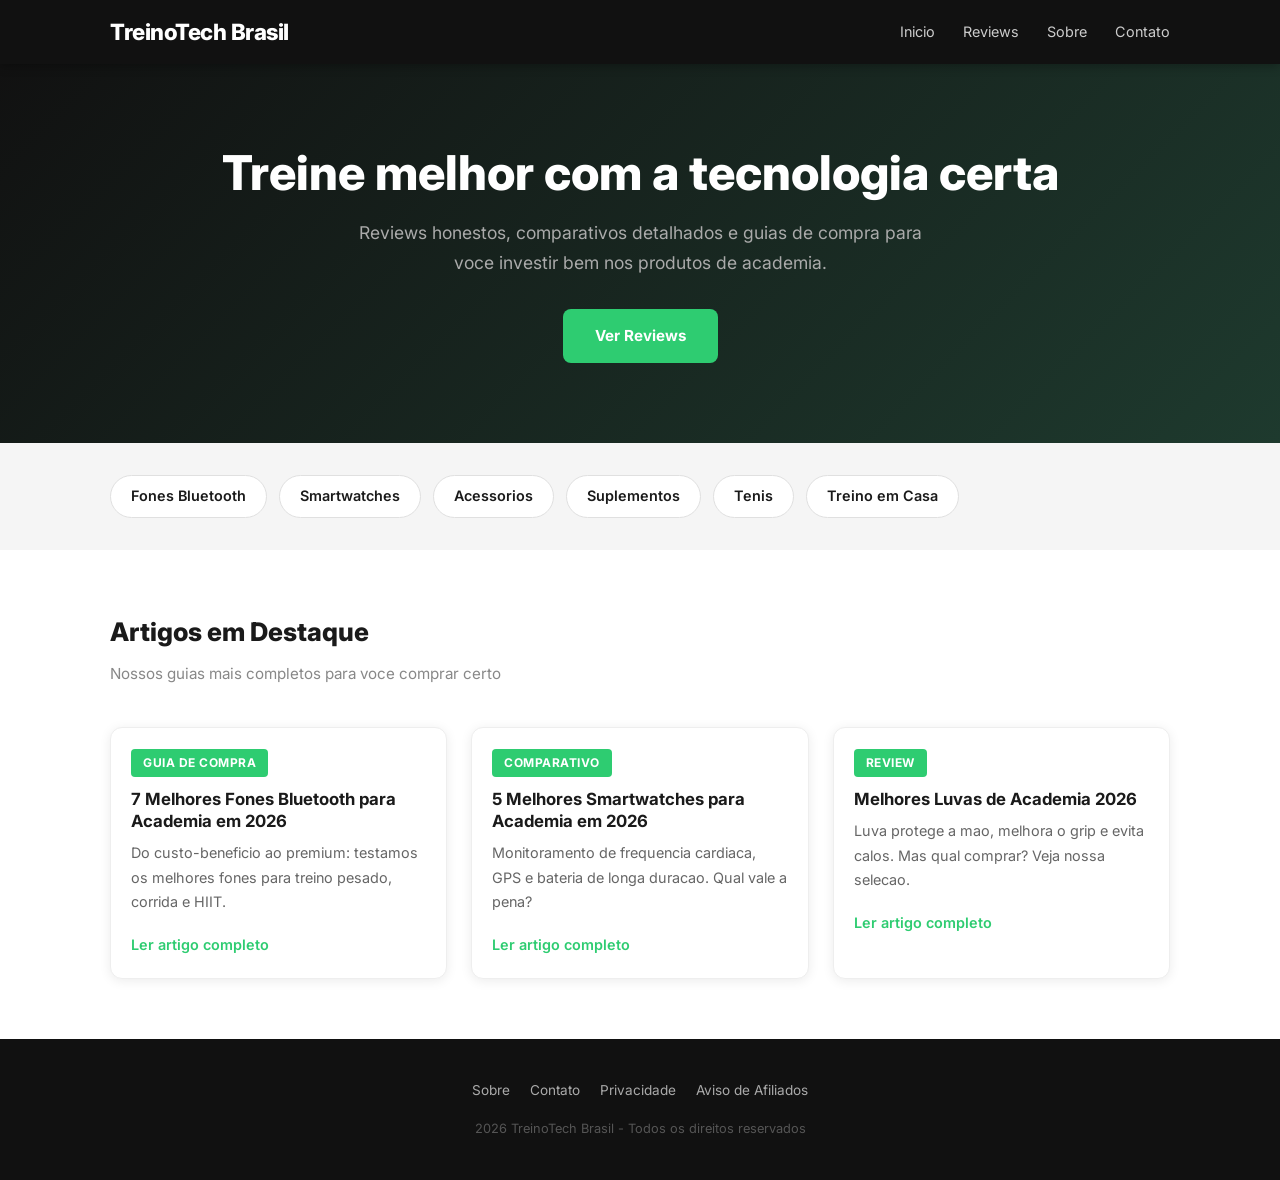
<file: index.html>
<!DOCTYPE html>
<html lang="pt-BR">
<head>
  <meta charset="UTF-8">
  <meta name="viewport" content="width=device-width, initial-scale=1.0">
  <title>TreinoTech Brasil - Tecnologia e produtos para treinar melhor</title>
  <meta name="description" content="Reviews, guias de compra e comparativos dos melhores produtos e tecnologias para academia. Fones, smartwatches, suplementos e mais.">
  <meta name="keywords" content="produtos para academia, fones para treino, smartwatch academia, tecnologia fitness, suplementos">
  <link rel="preconnect" href="https://fonts.googleapis.com">
  <link href="https://fonts.googleapis.com/css2?family=Inter:wght@400;600;700;800&display=swap" rel="stylesheet">
  <link rel="stylesheet" href="css/style.css">
</head>
<body>

<header>
  <div class="header-inner">
    <a href="index.html" class="logo">TreinoTech Brasil</a>
    <nav>
      <a href="index.html">Inicio</a>
      <a href="artigos/fones-academia.html">Reviews</a>
      <a href="sobre.html">Sobre</a>
      <a href="contato.html">Contato</a>
    </nav>
  </div>
</header>

<section class="hero">
  <h1>Treine melhor com a tecnologia certa</h1>
  <p>Reviews honestos, comparativos detalhados e guias de compra para voce investir bem nos produtos de academia.</p>
  <a href="artigos/fones-academia.html" class="btn btn-green">Ver Reviews</a>
</section>

<div class="categories">
  <div class="container">
    <div class="cat-grid">
      <a href="#" class="cat-item">Fones Bluetooth</a>
      <a href="#" class="cat-item">Smartwatches</a>
      <a href="#" class="cat-item">Acessorios</a>
      <a href="#" class="cat-item">Suplementos</a>
      <a href="#" class="cat-item">Tenis</a>
      <a href="#" class="cat-item">Treino em Casa</a>
    </div>
  </div>
</div>

<section>
  <div class="container">
    <h2 class="section-title">Artigos em Destaque</h2>
    <p class="section-sub">Nossos guias mais completos para voce comprar certo</p>
    <div class="card-grid">
      <div class="card">
        <div class="card-body">
          <span class="card-badge">Guia de Compra</span>
          <h3 class="card-title">7 Melhores Fones Bluetooth para Academia em 2026</h3>
          <p class="card-text">Do custo-beneficio ao premium: testamos os melhores fones para treino pesado, corrida e HIIT.</p>
          <a href="artigos/fones-academia.html">Ler artigo completo</a>
        </div>
      </div>
      <div class="card">
        <div class="card-body">
          <span class="card-badge">Comparativo</span>
          <h3 class="card-title">5 Melhores Smartwatches para Academia em 2026</h3>
          <p class="card-text">Monitoramento de frequencia cardiaca, GPS e bateria de longa duracao. Qual vale a pena?</p>
          <a href="artigos/smartwatches.html">Ler artigo completo</a>
        </div>
      </div>
      <div class="card">
        <div class="card-body">
          <span class="card-badge">Review</span>
          <h3 class="card-title">Melhores Luvas de Academia 2026</h3>
          <p class="card-text">Luva protege a mao, melhora o grip e evita calos. Mas qual comprar? Veja nossa selecao.</p>
          <a href="artigos/luvas-academia.html">Ler artigo completo</a>
        </div>
      </div>
    </div>
  </div>
</section>

<footer>
  <div class="footer-links">
    <a href="sobre.html">Sobre</a>
    <a href="contato.html">Contato</a>
    <a href="privacidade.html">Privacidade</a>
    <a href="afiliados.html">Aviso de Afiliados</a>
  </div>
  <p>2026 TreinoTech Brasil - Todos os direitos reservados</p>
</footer>

</body>
</html>
</file>
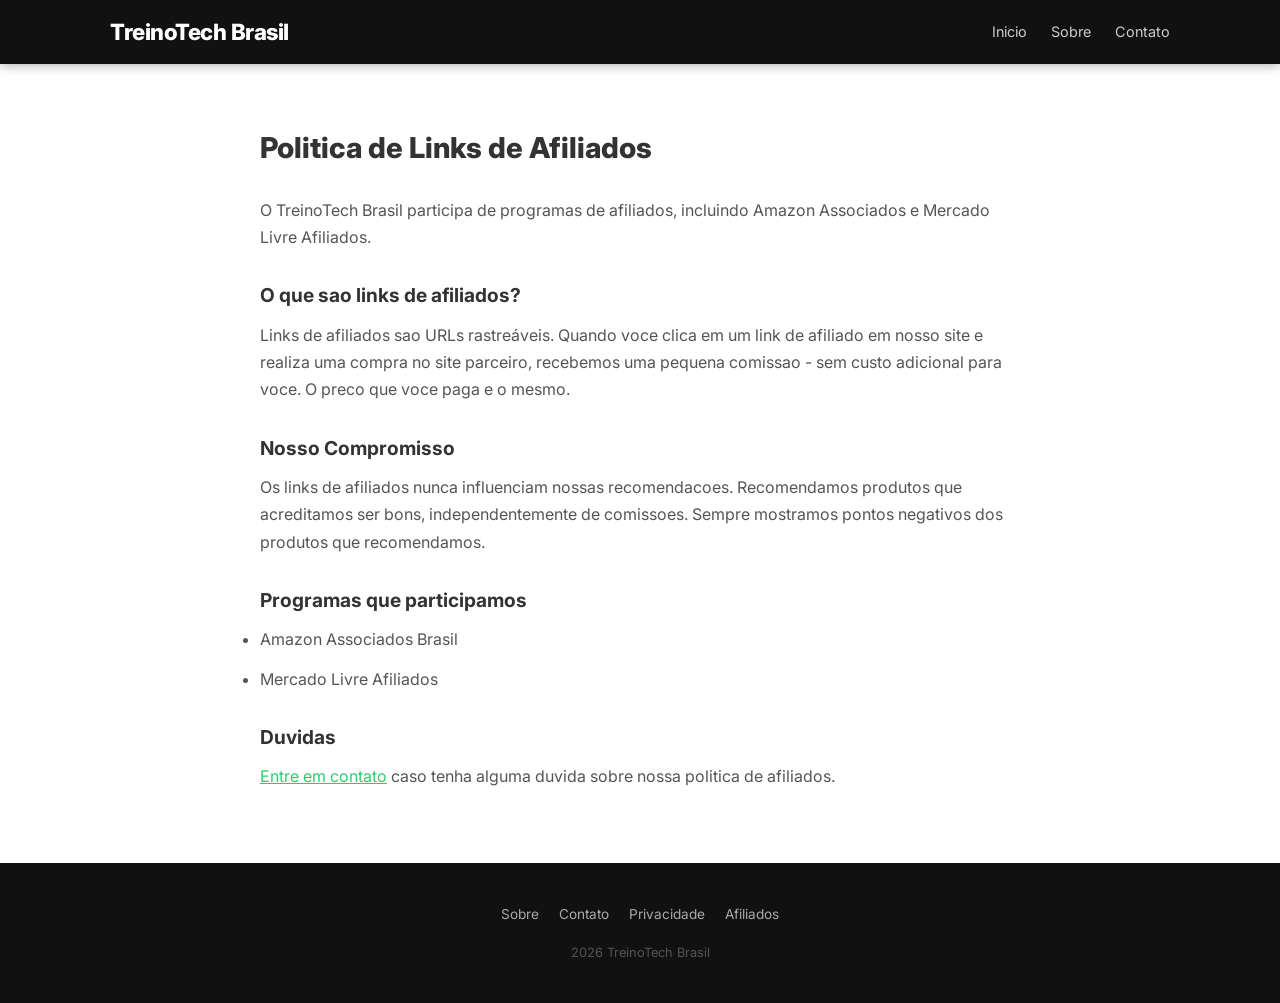
<file: afiliados.html>
<!DOCTYPE html>
<html lang="pt-BR">
<head>
  <meta charset="UTF-8">
  <meta name="viewport" content="width=device-width, initial-scale=1.0">
  <title>Politica de Afiliados | TreinoTech Brasil</title>
  <link rel="preconnect" href="https://fonts.googleapis.com">
  <link href="https://fonts.googleapis.com/css2?family=Inter:wght@400;600;700;800&display=swap" rel="stylesheet">
  <link rel="stylesheet" href="css/style.css">
</head>
<body>
<header>
  <div class="header-inner">
    <a href="index.html" class="logo">TreinoTech Brasil</a>
    <nav><a href="index.html">Inicio</a><a href="sobre.html">Sobre</a><a href="contato.html">Contato</a></nav>
  </div>
</header>
<div class="static-page">
  <h1>Politica de Links de Afiliados</h1>
  <p>O TreinoTech Brasil participa de programas de afiliados, incluindo Amazon Associados e Mercado Livre Afiliados.</p>
  <h2>O que sao links de afiliados?</h2>
  <p>Links de afiliados sao URLs rastreáveis. Quando voce clica em um link de afiliado em nosso site e realiza uma compra no site parceiro, recebemos uma pequena comissao - sem custo adicional para voce. O preco que voce paga e o mesmo.</p>
  <h2>Nosso Compromisso</h2>
  <p>Os links de afiliados nunca influenciam nossas recomendacoes. Recomendamos produtos que acreditamos ser bons, independentemente de comissoes. Sempre mostramos pontos negativos dos produtos que recomendamos.</p>
  <h2>Programas que participamos</h2>
  <ul>
    <li>Amazon Associados Brasil</li>
    <li>Mercado Livre Afiliados</li>
  </ul>
  <h2>Duvidas</h2>
  <p><a href="contato.html" style="color:#2ECC71;">Entre em contato</a> caso tenha alguma duvida sobre nossa politica de afiliados.</p>
</div>
<footer>
  <div class="footer-links">
    <a href="sobre.html">Sobre</a><a href="contato.html">Contato</a>
    <a href="privacidade.html">Privacidade</a><a href="afiliados.html">Afiliados</a>
  </div>
  <p>2026 TreinoTech Brasil</p>
</footer>
</body>
</html>
</file>
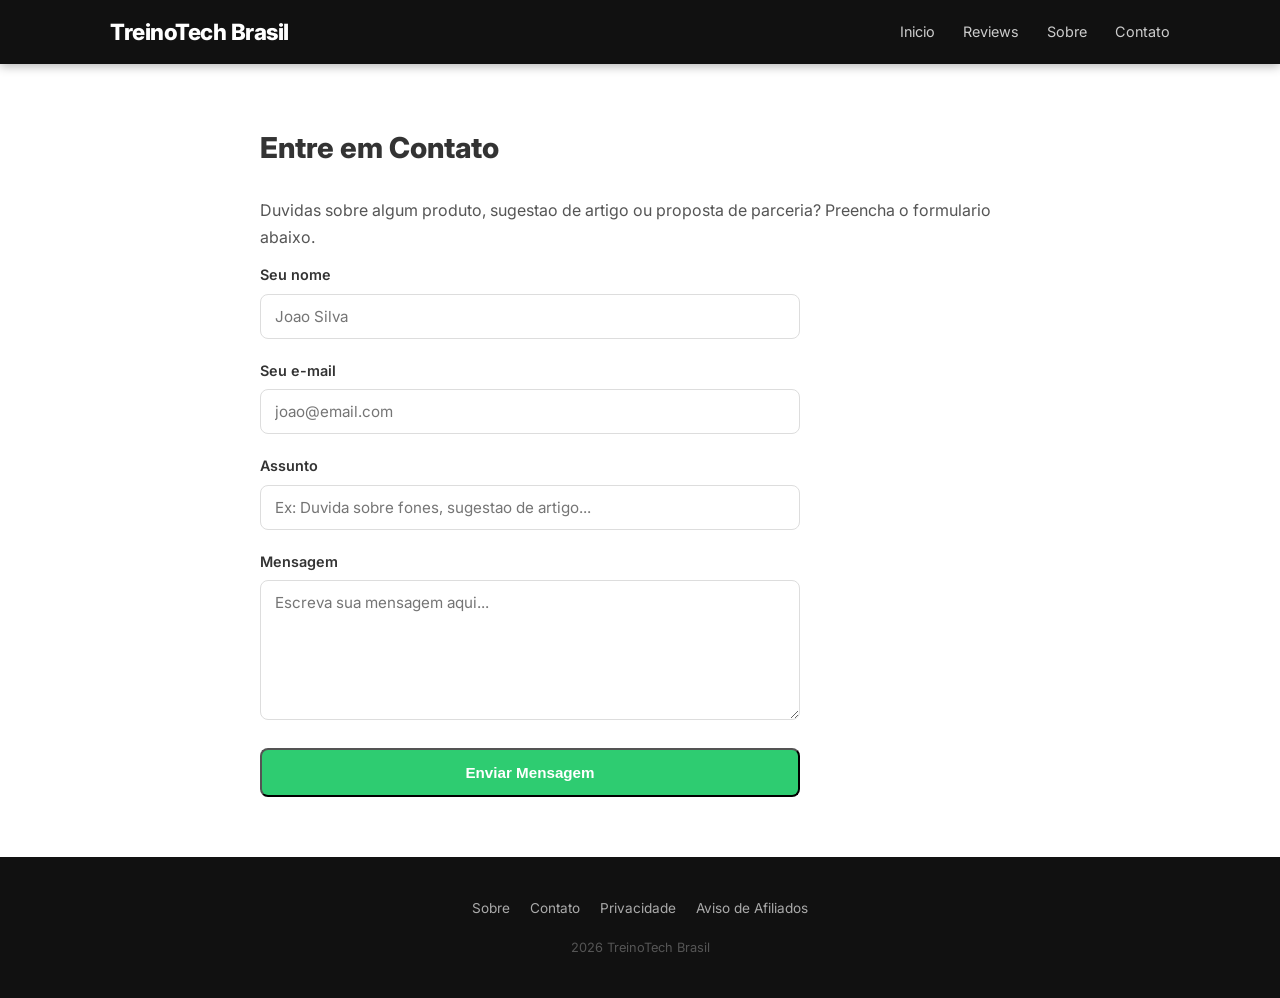
<file: contato.html>
<!DOCTYPE html>
<html lang="pt-BR">
<head>
  <meta charset="UTF-8">
  <meta name="viewport" content="width=device-width, initial-scale=1.0">
  <title>Contato | TreinoTech Brasil</title>
  <link rel="preconnect" href="https://fonts.googleapis.com">
  <link href="https://fonts.googleapis.com/css2?family=Inter:wght@400;600;700;800&display=swap" rel="stylesheet">
  <link rel="stylesheet" href="css/style.css">
  <style>
    .contact-form { max-width: 540px; }
    .form-group { margin-bottom: 20px; }
    .form-group label { display: block; font-weight: 600; margin-bottom: 6px; font-size: 0.9rem; }
    .form-group input, .form-group textarea {
      width: 100%; padding: 12px 14px; border: 1px solid #ddd;
      border-radius: 8px; font-size: 0.95rem; font-family: inherit;
      transition: border-color 0.2s;
    }
    .form-group input:focus, .form-group textarea:focus { outline: none; border-color: #2ECC71; }
    .form-group textarea { height: 140px; resize: vertical; }
  </style>
</head>
<body>
<header>
  <div class="header-inner">
    <a href="index.html" class="logo">TreinoTech Brasil</a>
    <nav>
      <a href="index.html">Inicio</a>
      <a href="artigos/fones-academia.html">Reviews</a>
      <a href="sobre.html">Sobre</a>
      <a href="contato.html">Contato</a>
    </nav>
  </div>
</header>
<div class="static-page">
  <h1>Entre em Contato</h1>
  <p>Duvidas sobre algum produto, sugestao de artigo ou proposta de parceria? Preencha o formulario abaixo.</p>
  <form class="contact-form" onsubmit="alert('Mensagem enviada! Retornaremos em breve.');return false;">
    <div class="form-group">
      <label>Seu nome</label>
      <input type="text" placeholder="Joao Silva" required>
    </div>
    <div class="form-group">
      <label>Seu e-mail</label>
      <input type="email" placeholder="joao@email.com" required>
    </div>
    <div class="form-group">
      <label>Assunto</label>
      <input type="text" placeholder="Ex: Duvida sobre fones, sugestao de artigo...">
    </div>
    <div class="form-group">
      <label>Mensagem</label>
      <textarea placeholder="Escreva sua mensagem aqui..." required></textarea>
    </div>
    <button type="submit" class="btn btn-green" style="width:100%;padding:14px;">Enviar Mensagem</button>
  </form>
</div>
<footer>
  <div class="footer-links">
    <a href="sobre.html">Sobre</a>
    <a href="contato.html">Contato</a>
    <a href="privacidade.html">Privacidade</a>
    <a href="afiliados.html">Aviso de Afiliados</a>
  </div>
  <p>2026 TreinoTech Brasil</p>
</footer>
</body>
</html>
</file>
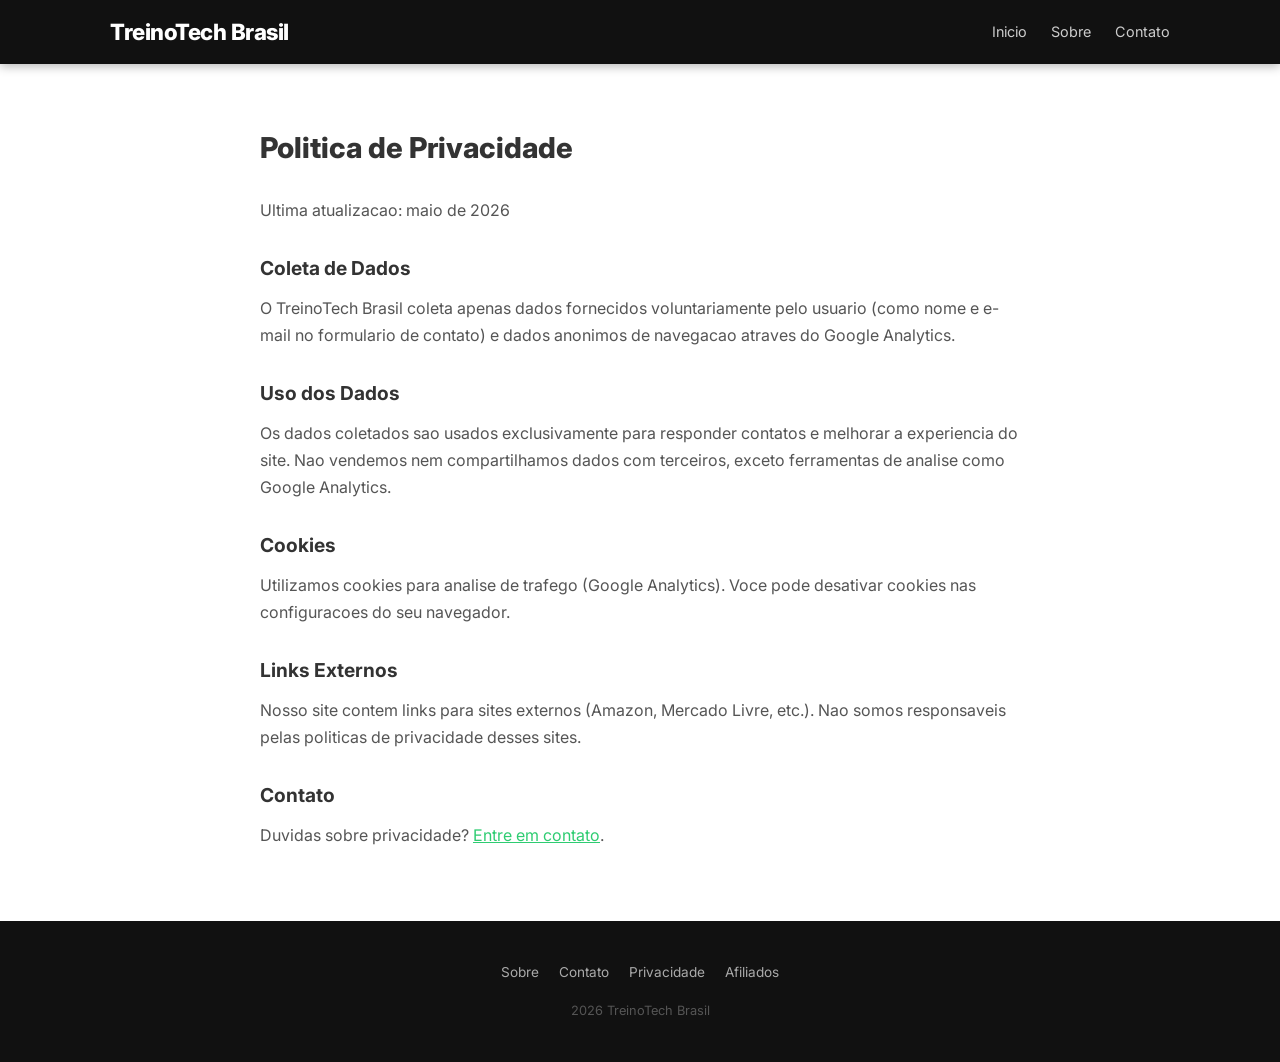
<file: privacidade.html>
<!DOCTYPE html>
<html lang="pt-BR">
<head>
  <meta charset="UTF-8">
  <meta name="viewport" content="width=device-width, initial-scale=1.0">
  <title>Politica de Privacidade | TreinoTech Brasil</title>
  <link rel="preconnect" href="https://fonts.googleapis.com">
  <link href="https://fonts.googleapis.com/css2?family=Inter:wght@400;600;700;800&display=swap" rel="stylesheet">
  <link rel="stylesheet" href="css/style.css">
</head>
<body>
<header>
  <div class="header-inner">
    <a href="index.html" class="logo">TreinoTech Brasil</a>
    <nav><a href="index.html">Inicio</a><a href="sobre.html">Sobre</a><a href="contato.html">Contato</a></nav>
  </div>
</header>
<div class="static-page">
  <h1>Politica de Privacidade</h1>
  <p>Ultima atualizacao: maio de 2026</p>
  <h2>Coleta de Dados</h2>
  <p>O TreinoTech Brasil coleta apenas dados fornecidos voluntariamente pelo usuario (como nome e e-mail no formulario de contato) e dados anonimos de navegacao atraves do Google Analytics.</p>
  <h2>Uso dos Dados</h2>
  <p>Os dados coletados sao usados exclusivamente para responder contatos e melhorar a experiencia do site. Nao vendemos nem compartilhamos dados com terceiros, exceto ferramentas de analise como Google Analytics.</p>
  <h2>Cookies</h2>
  <p>Utilizamos cookies para analise de trafego (Google Analytics). Voce pode desativar cookies nas configuracoes do seu navegador.</p>
  <h2>Links Externos</h2>
  <p>Nosso site contem links para sites externos (Amazon, Mercado Livre, etc.). Nao somos responsaveis pelas politicas de privacidade desses sites.</p>
  <h2>Contato</h2>
  <p>Duvidas sobre privacidade? <a href="contato.html" style="color:#2ECC71;">Entre em contato</a>.</p>
</div>
<footer>
  <div class="footer-links">
    <a href="sobre.html">Sobre</a><a href="contato.html">Contato</a>
    <a href="privacidade.html">Privacidade</a><a href="afiliados.html">Afiliados</a>
  </div>
  <p>2026 TreinoTech Brasil</p>
</footer>
</body>
</html>
</file>
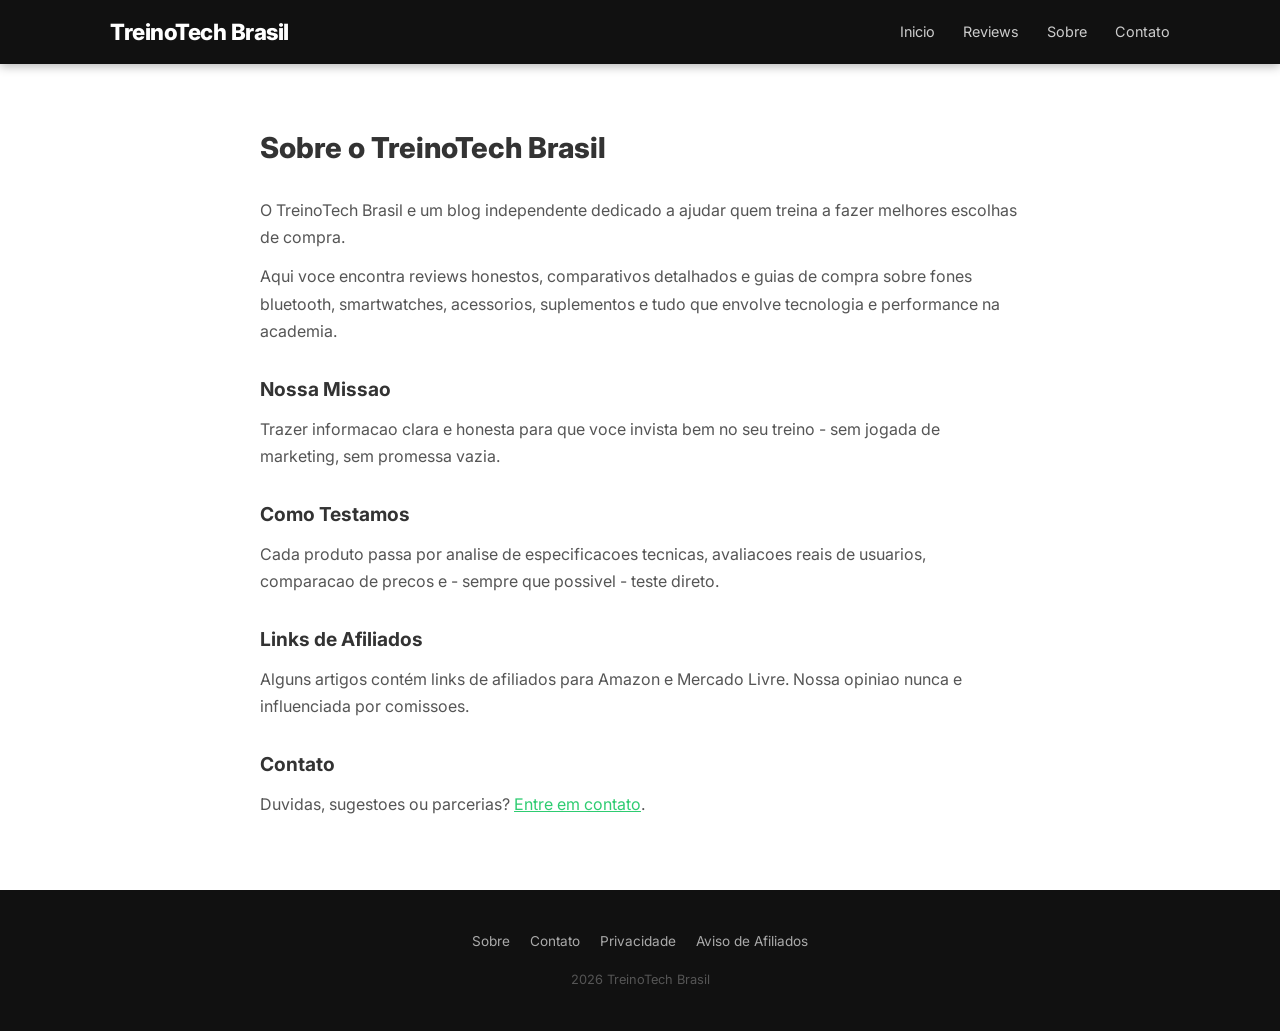
<file: sobre.html>
<!DOCTYPE html>
<html lang="pt-BR">
<head>
  <meta charset="UTF-8">
  <meta name="viewport" content="width=device-width, initial-scale=1.0">
  <title>Sobre o TreinoTech Brasil</title>
  <link rel="preconnect" href="https://fonts.googleapis.com">
  <link href="https://fonts.googleapis.com/css2?family=Inter:wght@400;600;700;800&display=swap" rel="stylesheet">
  <link rel="stylesheet" href="css/style.css">
</head>
<body>
<header>
  <div class="header-inner">
    <a href="index.html" class="logo">TreinoTech Brasil</a>
    <nav>
      <a href="index.html">Inicio</a>
      <a href="artigos/fones-academia.html">Reviews</a>
      <a href="sobre.html">Sobre</a>
      <a href="contato.html">Contato</a>
    </nav>
  </div>
</header>
<div class="static-page">
  <h1>Sobre o TreinoTech Brasil</h1>
  <p>O TreinoTech Brasil e um blog independente dedicado a ajudar quem treina a fazer melhores escolhas de compra.</p>
  <p>Aqui voce encontra reviews honestos, comparativos detalhados e guias de compra sobre fones bluetooth, smartwatches, acessorios, suplementos e tudo que envolve tecnologia e performance na academia.</p>
  <h2>Nossa Missao</h2>
  <p>Trazer informacao clara e honesta para que voce invista bem no seu treino - sem jogada de marketing, sem promessa vazia.</p>
  <h2>Como Testamos</h2>
  <p>Cada produto passa por analise de especificacoes tecnicas, avaliacoes reais de usuarios, comparacao de precos e - sempre que possivel - teste direto.</p>
  <h2>Links de Afiliados</h2>
  <p>Alguns artigos contém links de afiliados para Amazon e Mercado Livre. Nossa opiniao nunca e influenciada por comissoes.</p>
  <h2>Contato</h2>
  <p>Duvidas, sugestoes ou parcerias? <a href="contato.html" style="color:#2ECC71;">Entre em contato</a>.</p>
</div>
<footer>
  <div class="footer-links">
    <a href="sobre.html">Sobre</a>
    <a href="contato.html">Contato</a>
    <a href="privacidade.html">Privacidade</a>
    <a href="afiliados.html">Aviso de Afiliados</a>
  </div>
  <p>2026 TreinoTech Brasil</p>
</footer>
</body>
</html>
</file>
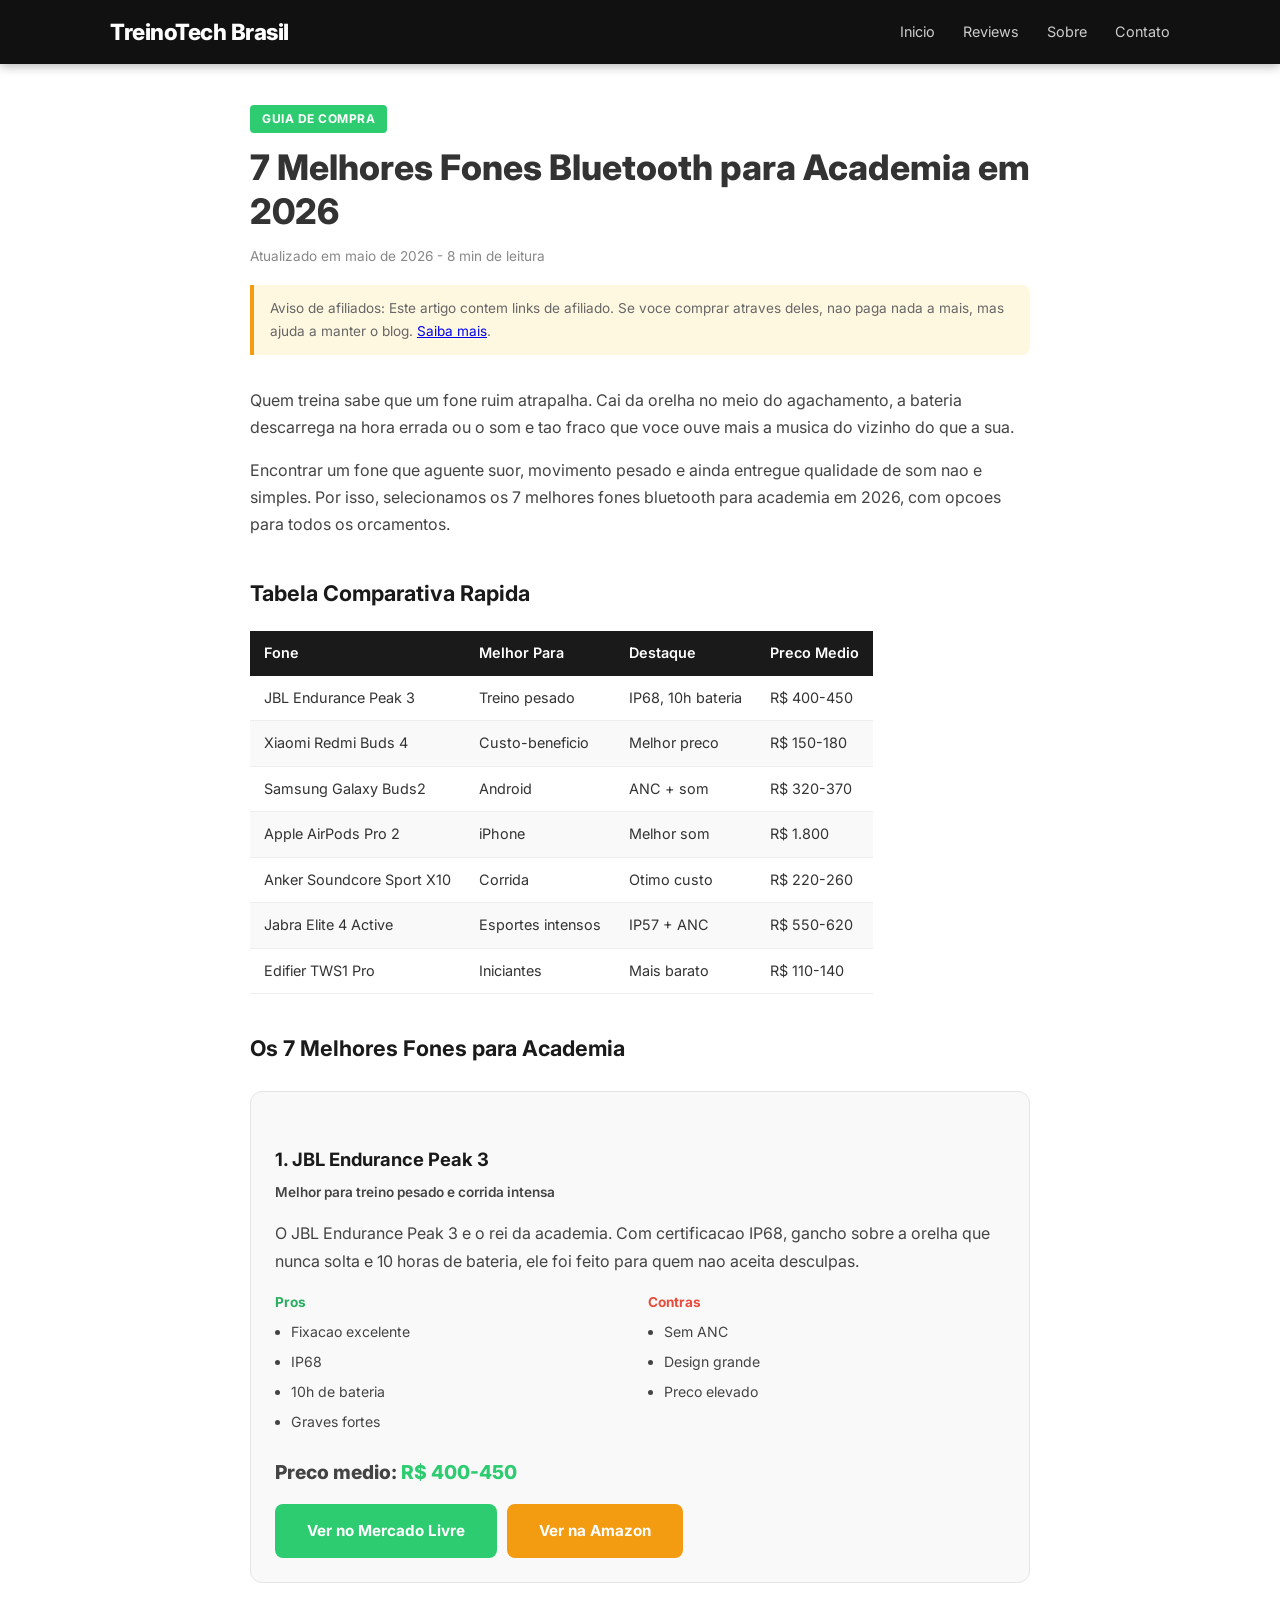
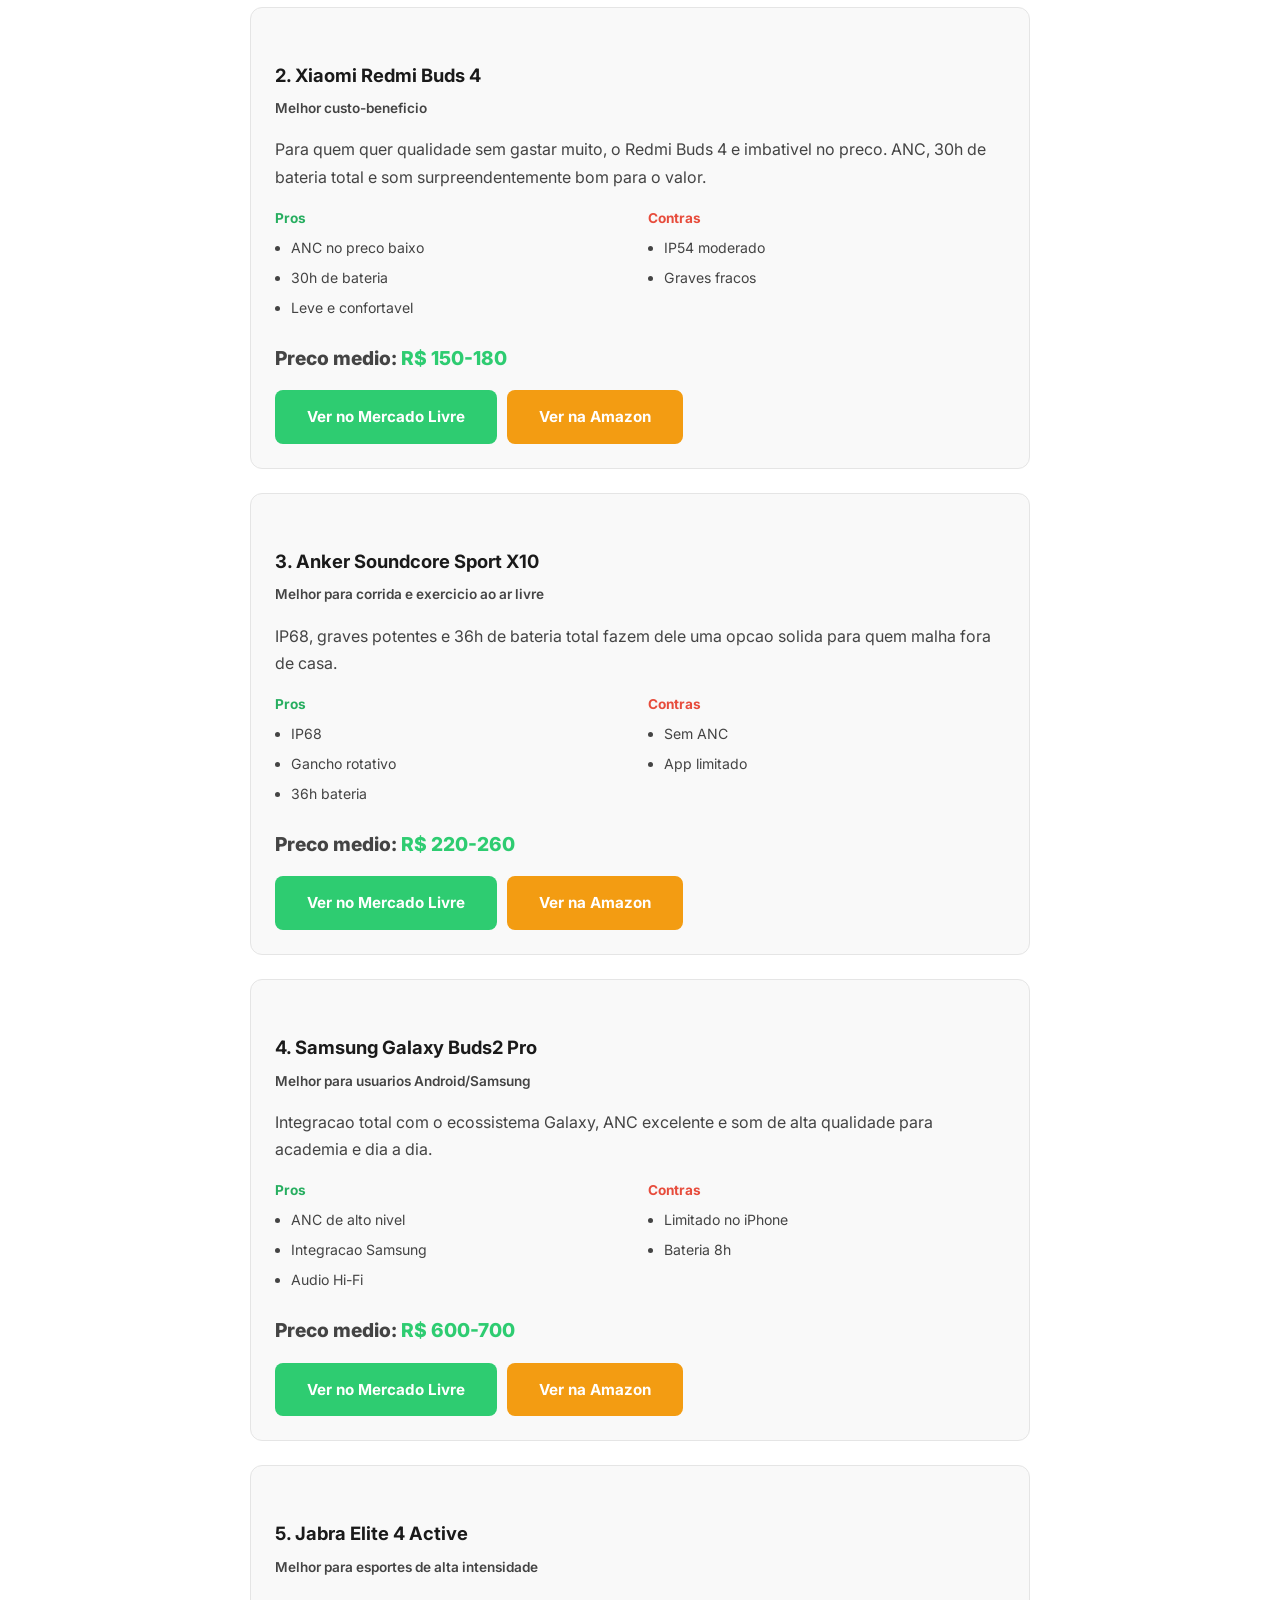
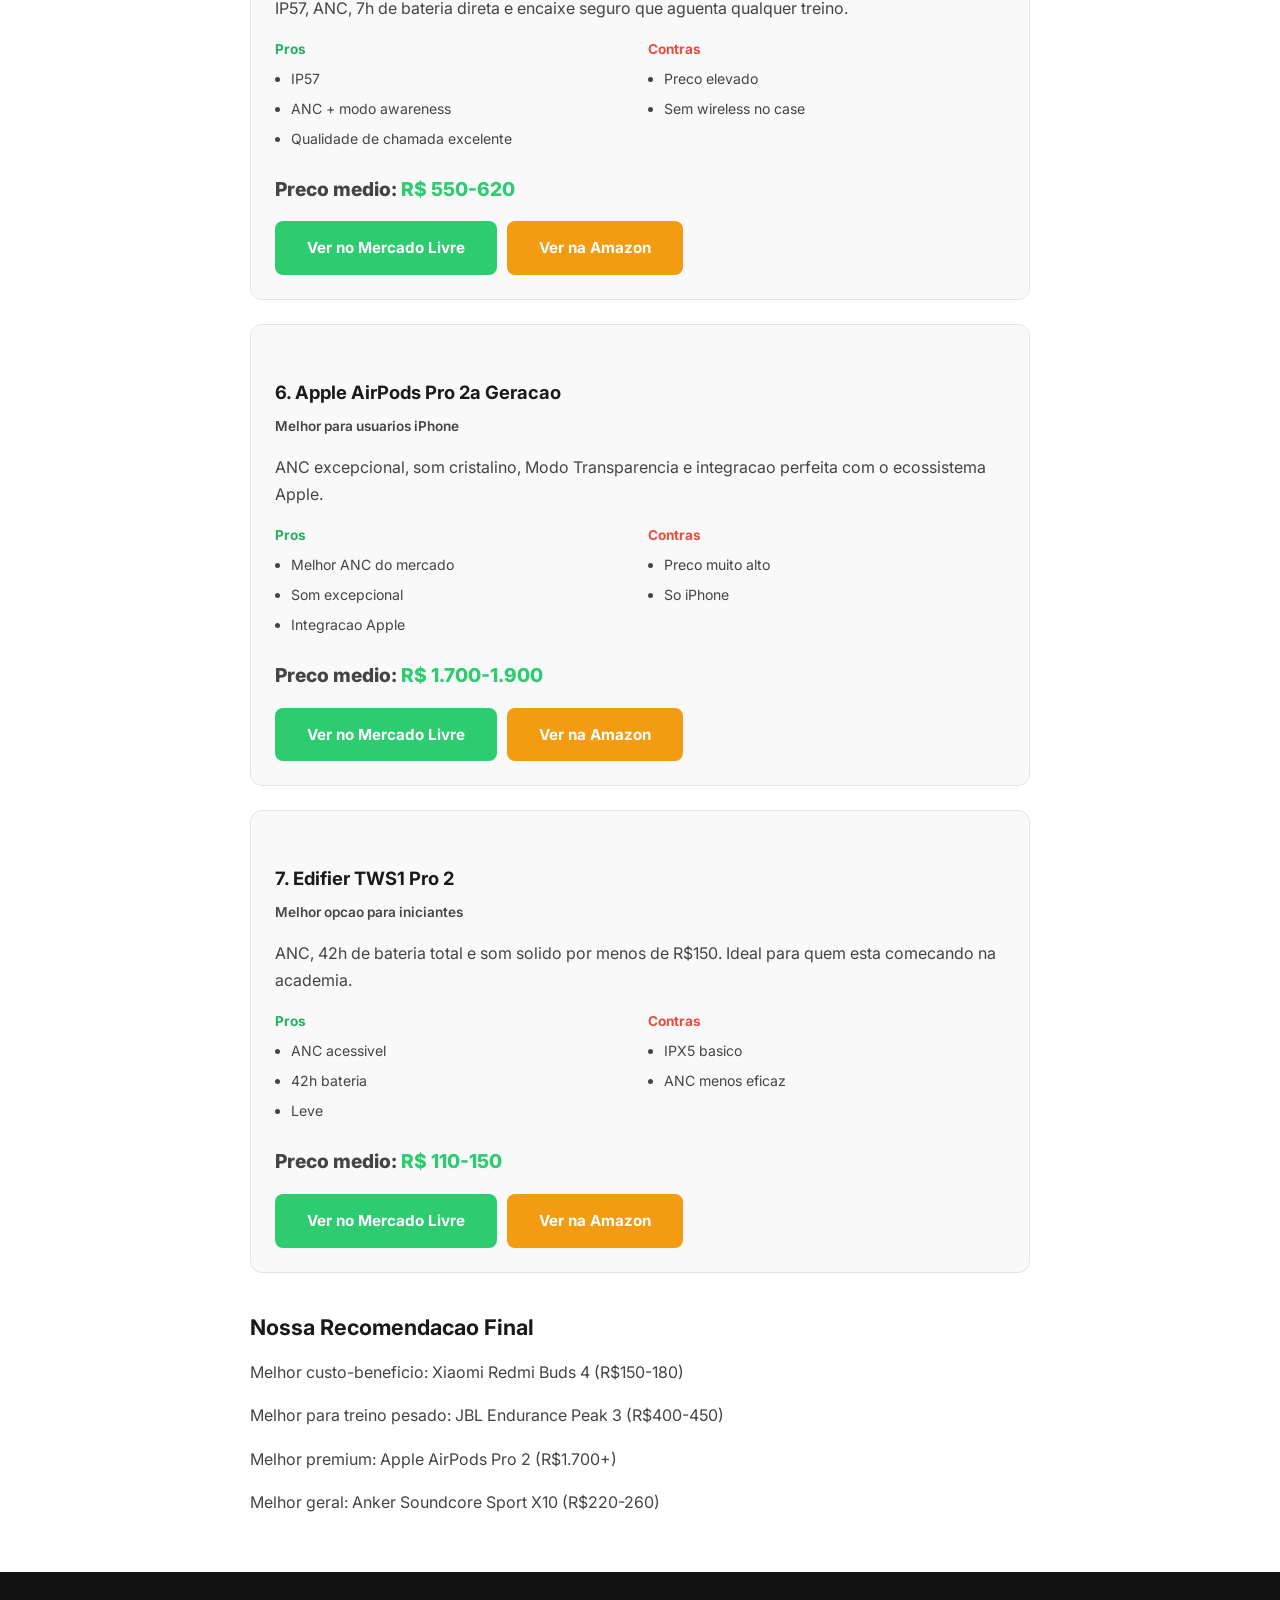
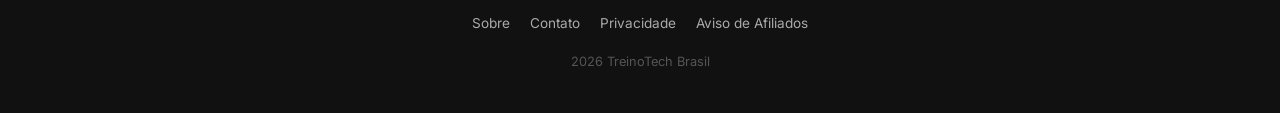
<file: artigos/fones-academia.html>
<!DOCTYPE html>
<html lang="pt-BR">
<head>
  <meta charset="UTF-8">
  <meta name="viewport" content="width=device-width, initial-scale=1.0">
  <title>7 Melhores Fones Bluetooth para Academia em 2026 | TreinoTech Brasil</title>
  <meta name="description" content="Testamos os 7 melhores fones bluetooth para academia em 2026. Do custo-beneficio ao premium, veja qual comprar.">
  <link rel="preconnect" href="https://fonts.googleapis.com">
  <link href="https://fonts.googleapis.com/css2?family=Inter:wght@400;600;700;800&display=swap" rel="stylesheet">
  <link rel="stylesheet" href="../css/style.css">
</head>
<body>
<header>
  <div class="header-inner">
    <a href="../index.html" class="logo">TreinoTech Brasil</a>
    <nav>
      <a href="../index.html">Inicio</a>
      <a href="fones-academia.html">Reviews</a>
      <a href="../sobre.html">Sobre</a>
      <a href="../contato.html">Contato</a>
    </nav>
  </div>
</header>

<div class="article-wrap">
  <div class="article-header">
    <span class="card-badge">Guia de Compra</span>
    <h1>7 Melhores Fones Bluetooth para Academia em 2026</h1>
    <p class="article-meta">Atualizado em maio de 2026 - 8 min de leitura</p>
    <div class="disclaimer">
      Aviso de afiliados: Este artigo contem links de afiliado. Se voce comprar atraves deles, nao paga nada a mais, mas ajuda a manter o blog. <a href="../afiliados.html">Saiba mais</a>.
    </div>
  </div>

  <div class="article-body">
    <p>Quem treina sabe que um fone ruim atrapalha. Cai da orelha no meio do agachamento, a bateria descarrega na hora errada ou o som e tao fraco que voce ouve mais a musica do vizinho do que a sua.</p>
    <p>Encontrar um fone que aguente suor, movimento pesado e ainda entregue qualidade de som nao e simples. Por isso, selecionamos os 7 melhores fones bluetooth para academia em 2026, com opcoes para todos os orcamentos.</p>

    <h2>Tabela Comparativa Rapida</h2>
    <table class="compare-table">
      <thead>
        <tr>
          <th>Fone</th><th>Melhor Para</th><th>Destaque</th><th>Preco Medio</th>
        </tr>
      </thead>
      <tbody>
        <tr><td>JBL Endurance Peak 3</td><td>Treino pesado</td><td>IP68, 10h bateria</td><td>R$ 400-450</td></tr>
        <tr><td>Xiaomi Redmi Buds 4</td><td>Custo-beneficio</td><td>Melhor preco</td><td>R$ 150-180</td></tr>
        <tr><td>Samsung Galaxy Buds2</td><td>Android</td><td>ANC + som</td><td>R$ 320-370</td></tr>
        <tr><td>Apple AirPods Pro 2</td><td>iPhone</td><td>Melhor som</td><td>R$ 1.800</td></tr>
        <tr><td>Anker Soundcore Sport X10</td><td>Corrida</td><td>Otimo custo</td><td>R$ 220-260</td></tr>
        <tr><td>Jabra Elite 4 Active</td><td>Esportes intensos</td><td>IP57 + ANC</td><td>R$ 550-620</td></tr>
        <tr><td>Edifier TWS1 Pro</td><td>Iniciantes</td><td>Mais barato</td><td>R$ 110-140</td></tr>
      </tbody>
    </table>

    <h2>Os 7 Melhores Fones para Academia</h2>

    <div class="product-card">
      <h3>1. JBL Endurance Peak 3</h3>
      <p class="product-for">Melhor para treino pesado e corrida intensa</p>
      <p>O JBL Endurance Peak 3 e o rei da academia. Com certificacao IP68, gancho sobre a orelha que nunca solta e 10 horas de bateria, ele foi feito para quem nao aceita desculpas.</p>
      <div class="pros-cons">
        <div class="pros"><h4>Pros</h4><ul><li>Fixacao excelente</li><li>IP68</li><li>10h de bateria</li><li>Graves fortes</li></ul></div>
        <div class="cons"><h4>Contras</h4><ul><li>Sem ANC</li><li>Design grande</li><li>Preco elevado</li></ul></div>
      </div>
      <p class="price-tag">Preco medio: <span>R$ 400-450</span></p>
      <div class="affiliate-btns">
        <a href="#" class="btn btn-green">Ver no Mercado Livre</a>
        <a href="#" class="btn btn-orange">Ver na Amazon</a>
      </div>
    </div>

    <div class="product-card">
      <h3>2. Xiaomi Redmi Buds 4</h3>
      <p class="product-for">Melhor custo-beneficio</p>
      <p>Para quem quer qualidade sem gastar muito, o Redmi Buds 4 e imbativel no preco. ANC, 30h de bateria total e som surpreendentemente bom para o valor.</p>
      <div class="pros-cons">
        <div class="pros"><h4>Pros</h4><ul><li>ANC no preco baixo</li><li>30h de bateria</li><li>Leve e confortavel</li></ul></div>
        <div class="cons"><h4>Contras</h4><ul><li>IP54 moderado</li><li>Graves fracos</li></ul></div>
      </div>
      <p class="price-tag">Preco medio: <span>R$ 150-180</span></p>
      <div class="affiliate-btns">
        <a href="#" class="btn btn-green">Ver no Mercado Livre</a>
        <a href="#" class="btn btn-orange">Ver na Amazon</a>
      </div>
    </div>

    <div class="product-card">
      <h3>3. Anker Soundcore Sport X10</h3>
      <p class="product-for">Melhor para corrida e exercicio ao ar livre</p>
      <p>IP68, graves potentes e 36h de bateria total fazem dele uma opcao solida para quem malha fora de casa.</p>
      <div class="pros-cons">
        <div class="pros"><h4>Pros</h4><ul><li>IP68</li><li>Gancho rotativo</li><li>36h bateria</li></ul></div>
        <div class="cons"><h4>Contras</h4><ul><li>Sem ANC</li><li>App limitado</li></ul></div>
      </div>
      <p class="price-tag">Preco medio: <span>R$ 220-260</span></p>
      <div class="affiliate-btns">
        <a href="#" class="btn btn-green">Ver no Mercado Livre</a>
        <a href="#" class="btn btn-orange">Ver na Amazon</a>
      </div>
    </div>

    <div class="product-card">
      <h3>4. Samsung Galaxy Buds2 Pro</h3>
      <p class="product-for">Melhor para usuarios Android/Samsung</p>
      <p>Integracao total com o ecossistema Galaxy, ANC excelente e som de alta qualidade para academia e dia a dia.</p>
      <div class="pros-cons">
        <div class="pros"><h4>Pros</h4><ul><li>ANC de alto nivel</li><li>Integracao Samsung</li><li>Audio Hi-Fi</li></ul></div>
        <div class="cons"><h4>Contras</h4><ul><li>Limitado no iPhone</li><li>Bateria 8h</li></ul></div>
      </div>
      <p class="price-tag">Preco medio: <span>R$ 600-700</span></p>
      <div class="affiliate-btns">
        <a href="#" class="btn btn-green">Ver no Mercado Livre</a>
        <a href="#" class="btn btn-orange">Ver na Amazon</a>
      </div>
    </div>

    <div class="product-card">
      <h3>5. Jabra Elite 4 Active</h3>
      <p class="product-for">Melhor para esportes de alta intensidade</p>
      <p>IP57, ANC, 7h de bateria direta e encaixe seguro que aguenta qualquer treino.</p>
      <div class="pros-cons">
        <div class="pros"><h4>Pros</h4><ul><li>IP57</li><li>ANC + modo awareness</li><li>Qualidade de chamada excelente</li></ul></div>
        <div class="cons"><h4>Contras</h4><ul><li>Preco elevado</li><li>Sem wireless no case</li></ul></div>
      </div>
      <p class="price-tag">Preco medio: <span>R$ 550-620</span></p>
      <div class="affiliate-btns">
        <a href="#" class="btn btn-green">Ver no Mercado Livre</a>
        <a href="#" class="btn btn-orange">Ver na Amazon</a>
      </div>
    </div>

    <div class="product-card">
      <h3>6. Apple AirPods Pro 2a Geracao</h3>
      <p class="product-for">Melhor para usuarios iPhone</p>
      <p>ANC excepcional, som cristalino, Modo Transparencia e integracao perfeita com o ecossistema Apple.</p>
      <div class="pros-cons">
        <div class="pros"><h4>Pros</h4><ul><li>Melhor ANC do mercado</li><li>Som excepcional</li><li>Integracao Apple</li></ul></div>
        <div class="cons"><h4>Contras</h4><ul><li>Preco muito alto</li><li>So iPhone</li></ul></div>
      </div>
      <p class="price-tag">Preco medio: <span>R$ 1.700-1.900</span></p>
      <div class="affiliate-btns">
        <a href="#" class="btn btn-green">Ver no Mercado Livre</a>
        <a href="#" class="btn btn-orange">Ver na Amazon</a>
      </div>
    </div>

    <div class="product-card">
      <h3>7. Edifier TWS1 Pro 2</h3>
      <p class="product-for">Melhor opcao para iniciantes</p>
      <p>ANC, 42h de bateria total e som solido por menos de R$150. Ideal para quem esta comecando na academia.</p>
      <div class="pros-cons">
        <div class="pros"><h4>Pros</h4><ul><li>ANC acessivel</li><li>42h bateria</li><li>Leve</li></ul></div>
        <div class="cons"><h4>Contras</h4><ul><li>IPX5 basico</li><li>ANC menos eficaz</li></ul></div>
      </div>
      <p class="price-tag">Preco medio: <span>R$ 110-150</span></p>
      <div class="affiliate-btns">
        <a href="#" class="btn btn-green">Ver no Mercado Livre</a>
        <a href="#" class="btn btn-orange">Ver na Amazon</a>
      </div>
    </div>

    <h2>Nossa Recomendacao Final</h2>
    <p>Melhor custo-beneficio: Xiaomi Redmi Buds 4 (R$150-180)</p>
    <p>Melhor para treino pesado: JBL Endurance Peak 3 (R$400-450)</p>
    <p>Melhor premium: Apple AirPods Pro 2 (R$1.700+)</p>
    <p>Melhor geral: Anker Soundcore Sport X10 (R$220-260)</p>
  </div>
</div>

<footer>
  <div class="footer-links">
    <a href="../sobre.html">Sobre</a>
    <a href="../contato.html">Contato</a>
    <a href="../privacidade.html">Privacidade</a>
    <a href="../afiliados.html">Aviso de Afiliados</a>
  </div>
  <p>2026 TreinoTech Brasil</p>
</footer>
</body>
</html>
</file>
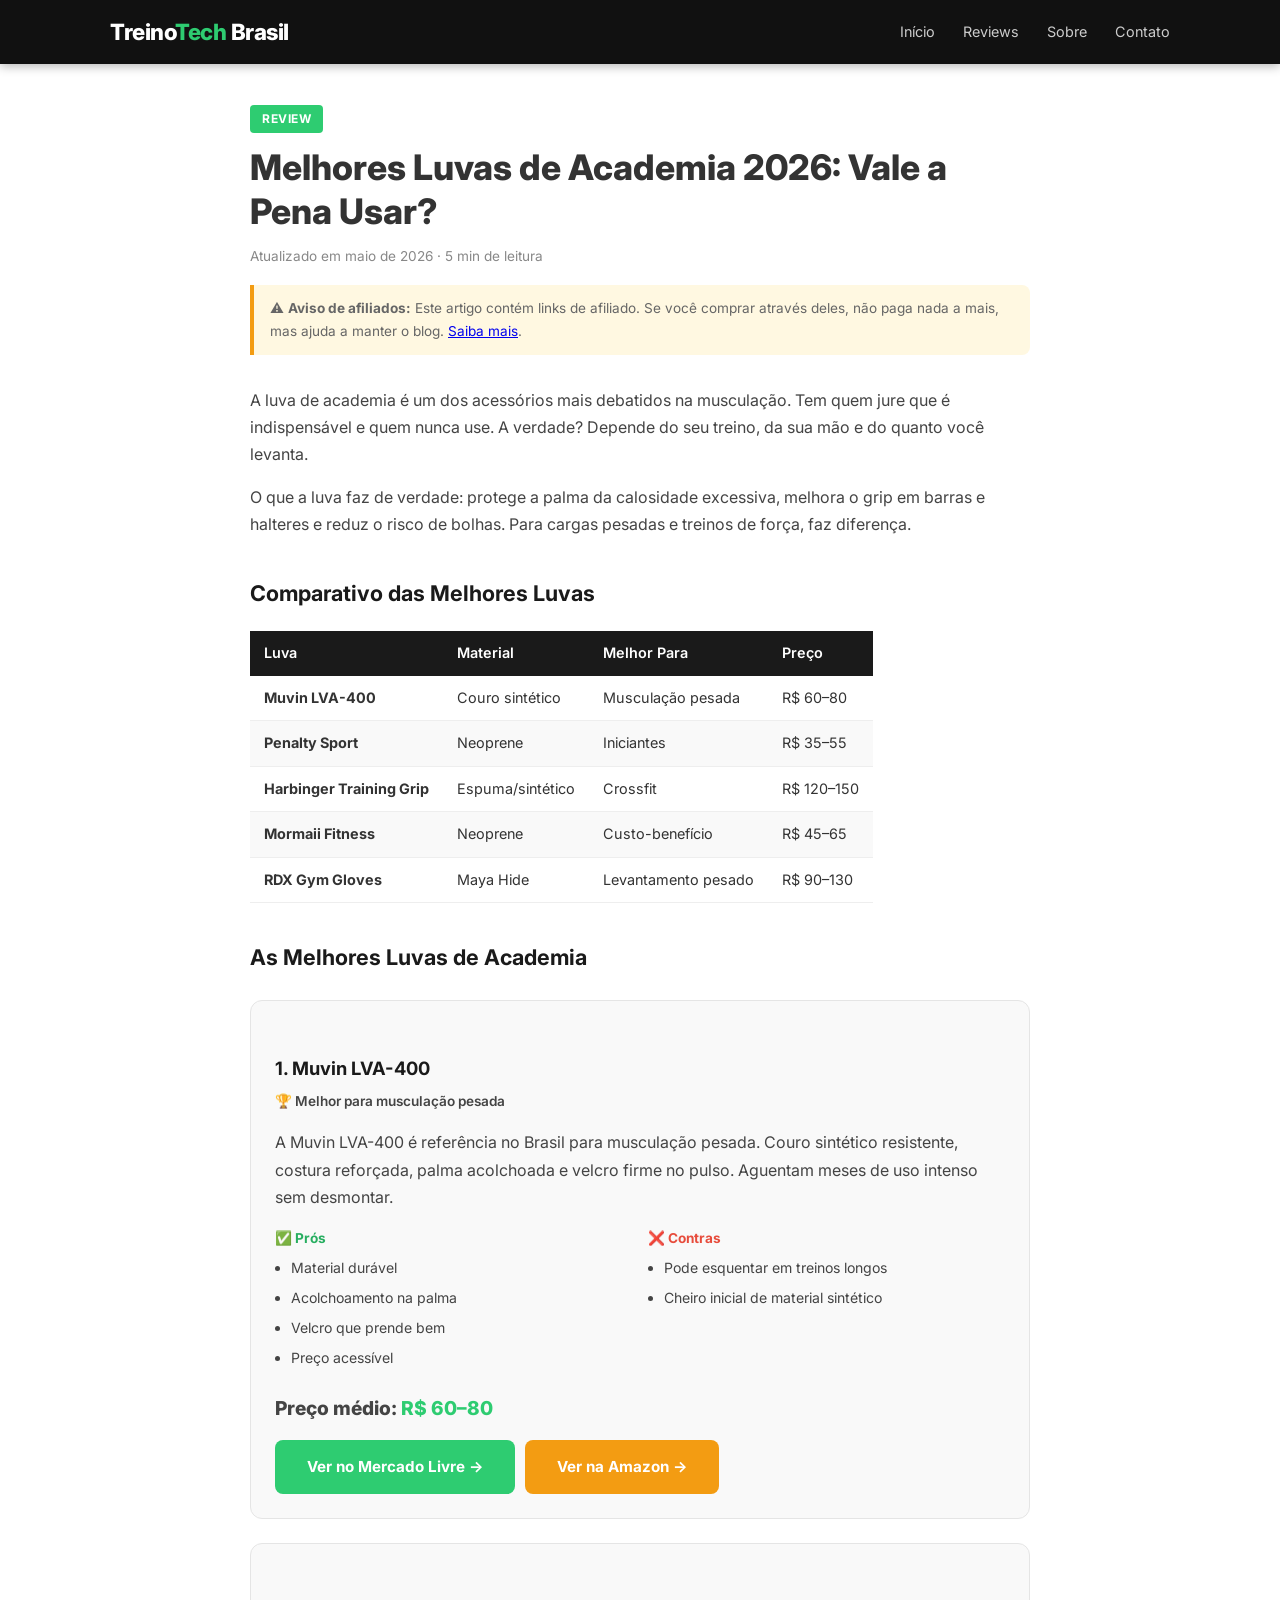
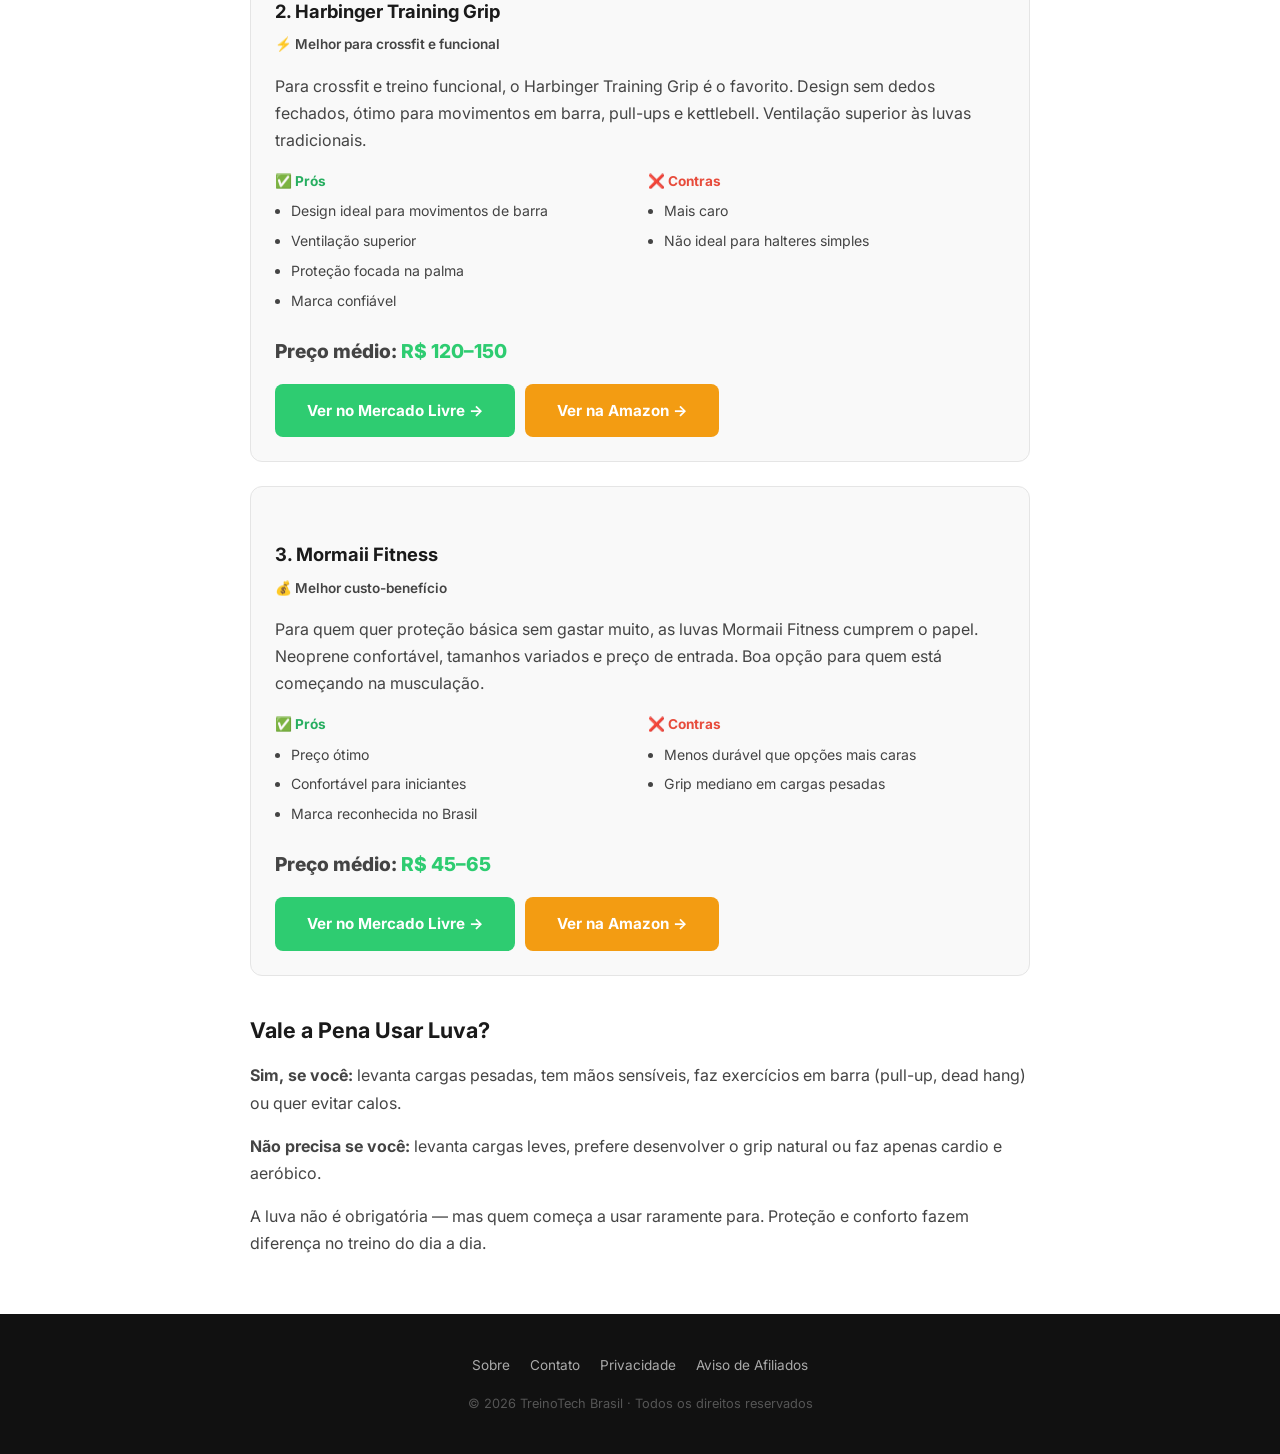
<file: artigos/luvas-academia.html>
<!DOCTYPE html>
<html lang="pt-BR">
<head>
  <meta charset="UTF-8">
  <meta name="viewport" content="width=device-width, initial-scale=1.0">
  <title>Melhores Luvas de Academia 2026: Vale a Pena Usar? | TreinoTech Brasil</title>
  <meta name="description" content="Luva de academia realmente ajuda? Testamos as melhores luvas de treino de 2026 para musculação, crossfit e levantamento de peso.">
  <meta name="keywords" content="melhores luvas academia, luva musculação, luva de treino 2026, luva crossfit">
  <link rel="preconnect" href="https://fonts.googleapis.com">
  <link href="https://fonts.googleapis.com/css2?family=Inter:wght@400;600;700;800&display=swap" rel="stylesheet">
  <link rel="stylesheet" href="../css/style.css">
</head>
<body>

<header>
  <div class="header-inner">
    <a href="../index.html" class="logo">Treino<span>Tech</span> Brasil</a>
    <nav>
      <a href="../index.html">Início</a>
      <a href="fones-academia.html">Reviews</a>
      <a href="../sobre.html">Sobre</a>
      <a href="../contato.html">Contato</a>
    </nav>
  </div>
</header>

<div class="article-wrap">

  <div class="article-header">
    <span class="card-badge">Review</span>
    <h1>Melhores Luvas de Academia 2026: Vale a Pena Usar?</h1>
    <p class="article-meta">Atualizado em maio de 2026 · 5 min de leitura</p>
    <div class="disclaimer">
      ⚠️ <strong>Aviso de afiliados:</strong> Este artigo contém links de afiliado. Se você comprar através deles, não paga nada a mais, mas ajuda a manter o blog. <a href="../afiliados.html">Saiba mais</a>.
    </div>
  </div>

  <div class="article-body">

    <p>A luva de academia é um dos acessórios mais debatidos na musculação. Tem quem jure que é indispensável e quem nunca use. A verdade? Depende do seu treino, da sua mão e do quanto você levanta.</p>
    <p>O que a luva faz de verdade: protege a palma da calosidade excessiva, melhora o grip em barras e halteres e reduz o risco de bolhas. Para cargas pesadas e treinos de força, faz diferença.</p>

    <h2>Comparativo das Melhores Luvas</h2>
    <table class="compare-table">
      <thead>
        <tr><th>Luva</th><th>Material</th><th>Melhor Para</th><th>Preço</th></tr>
      </thead>
      <tbody>
        <tr><td><strong>Muvin LVA-400</strong></td><td>Couro sintético</td><td>Musculação pesada</td><td>R$ 60–80</td></tr>
        <tr><td><strong>Penalty Sport</strong></td><td>Neoprene</td><td>Iniciantes</td><td>R$ 35–55</td></tr>
        <tr><td><strong>Harbinger Training Grip</strong></td><td>Espuma/sintético</td><td>Crossfit</td><td>R$ 120–150</td></tr>
        <tr><td><strong>Mormaii Fitness</strong></td><td>Neoprene</td><td>Custo-benefício</td><td>R$ 45–65</td></tr>
        <tr><td><strong>RDX Gym Gloves</strong></td><td>Maya Hide</td><td>Levantamento pesado</td><td>R$ 90–130</td></tr>
      </tbody>
    </table>

    <h2>As Melhores Luvas de Academia</h2>

    <div class="product-card">
      <h3>1. Muvin LVA-400</h3>
      <p class="product-for">🏆 Melhor para musculação pesada</p>
      <p>A Muvin LVA-400 é referência no Brasil para musculação pesada. Couro sintético resistente, costura reforçada, palma acolchoada e velcro firme no pulso. Aguentam meses de uso intenso sem desmontar.</p>
      <div class="pros-cons">
        <div class="pros">
          <h4>✅ Prós</h4>
          <ul><li>Material durável</li><li>Acolchoamento na palma</li><li>Velcro que prende bem</li><li>Preço acessível</li></ul>
        </div>
        <div class="cons">
          <h4>❌ Contras</h4>
          <ul><li>Pode esquentar em treinos longos</li><li>Cheiro inicial de material sintético</li></ul>
        </div>
      </div>
      <p class="price-tag">Preço médio: <span>R$ 60–80</span></p>
      <div class="affiliate-btns">
        <a href="#afiliado" class="btn btn-green">Ver no Mercado Livre →</a>
        <a href="#afiliado" class="btn btn-orange">Ver na Amazon →</a>
      </div>
    </div>

    <div class="product-card">
      <h3>2. Harbinger Training Grip</h3>
      <p class="product-for">⚡ Melhor para crossfit e funcional</p>
      <p>Para crossfit e treino funcional, o Harbinger Training Grip é o favorito. Design sem dedos fechados, ótimo para movimentos em barra, pull-ups e kettlebell. Ventilação superior às luvas tradicionais.</p>
      <div class="pros-cons">
        <div class="pros">
          <h4>✅ Prós</h4>
          <ul><li>Design ideal para movimentos de barra</li><li>Ventilação superior</li><li>Proteção focada na palma</li><li>Marca confiável</li></ul>
        </div>
        <div class="cons">
          <h4>❌ Contras</h4>
          <ul><li>Mais caro</li><li>Não ideal para halteres simples</li></ul>
        </div>
      </div>
      <p class="price-tag">Preço médio: <span>R$ 120–150</span></p>
      <div class="affiliate-btns">
        <a href="#afiliado" class="btn btn-green">Ver no Mercado Livre →</a>
        <a href="#afiliado" class="btn btn-orange">Ver na Amazon →</a>
      </div>
    </div>

    <div class="product-card">
      <h3>3. Mormaii Fitness</h3>
      <p class="product-for">💰 Melhor custo-benefício</p>
      <p>Para quem quer proteção básica sem gastar muito, as luvas Mormaii Fitness cumprem o papel. Neoprene confortável, tamanhos variados e preço de entrada. Boa opção para quem está começando na musculação.</p>
      <div class="pros-cons">
        <div class="pros">
          <h4>✅ Prós</h4>
          <ul><li>Preço ótimo</li><li>Confortável para iniciantes</li><li>Marca reconhecida no Brasil</li></ul>
        </div>
        <div class="cons">
          <h4>❌ Contras</h4>
          <ul><li>Menos durável que opções mais caras</li><li>Grip mediano em cargas pesadas</li></ul>
        </div>
      </div>
      <p class="price-tag">Preço médio: <span>R$ 45–65</span></p>
      <div class="affiliate-btns">
        <a href="#afiliado" class="btn btn-green">Ver no Mercado Livre →</a>
        <a href="#afiliado" class="btn btn-orange">Ver na Amazon →</a>
      </div>
    </div>

    <h2>Vale a Pena Usar Luva?</h2>
    <p><strong>Sim, se você:</strong> levanta cargas pesadas, tem mãos sensíveis, faz exercícios em barra (pull-up, dead hang) ou quer evitar calos.</p>
    <p><strong>Não precisa se você:</strong> levanta cargas leves, prefere desenvolver o grip natural ou faz apenas cardio e aeróbico.</p>
    <p>A luva não é obrigatória — mas quem começa a usar raramente para. Proteção e conforto fazem diferença no treino do dia a dia.</p>

  </div>
</div>

<footer>
  <div class="footer-links">
    <a href="../sobre.html">Sobre</a>
    <a href="../contato.html">Contato</a>
    <a href="../privacidade.html">Privacidade</a>
    <a href="../afiliados.html">Aviso de Afiliados</a>
  </div>
  <p>© 2026 TreinoTech Brasil · Todos os direitos reservados</p>
</footer>

</body>
</html>
</file>
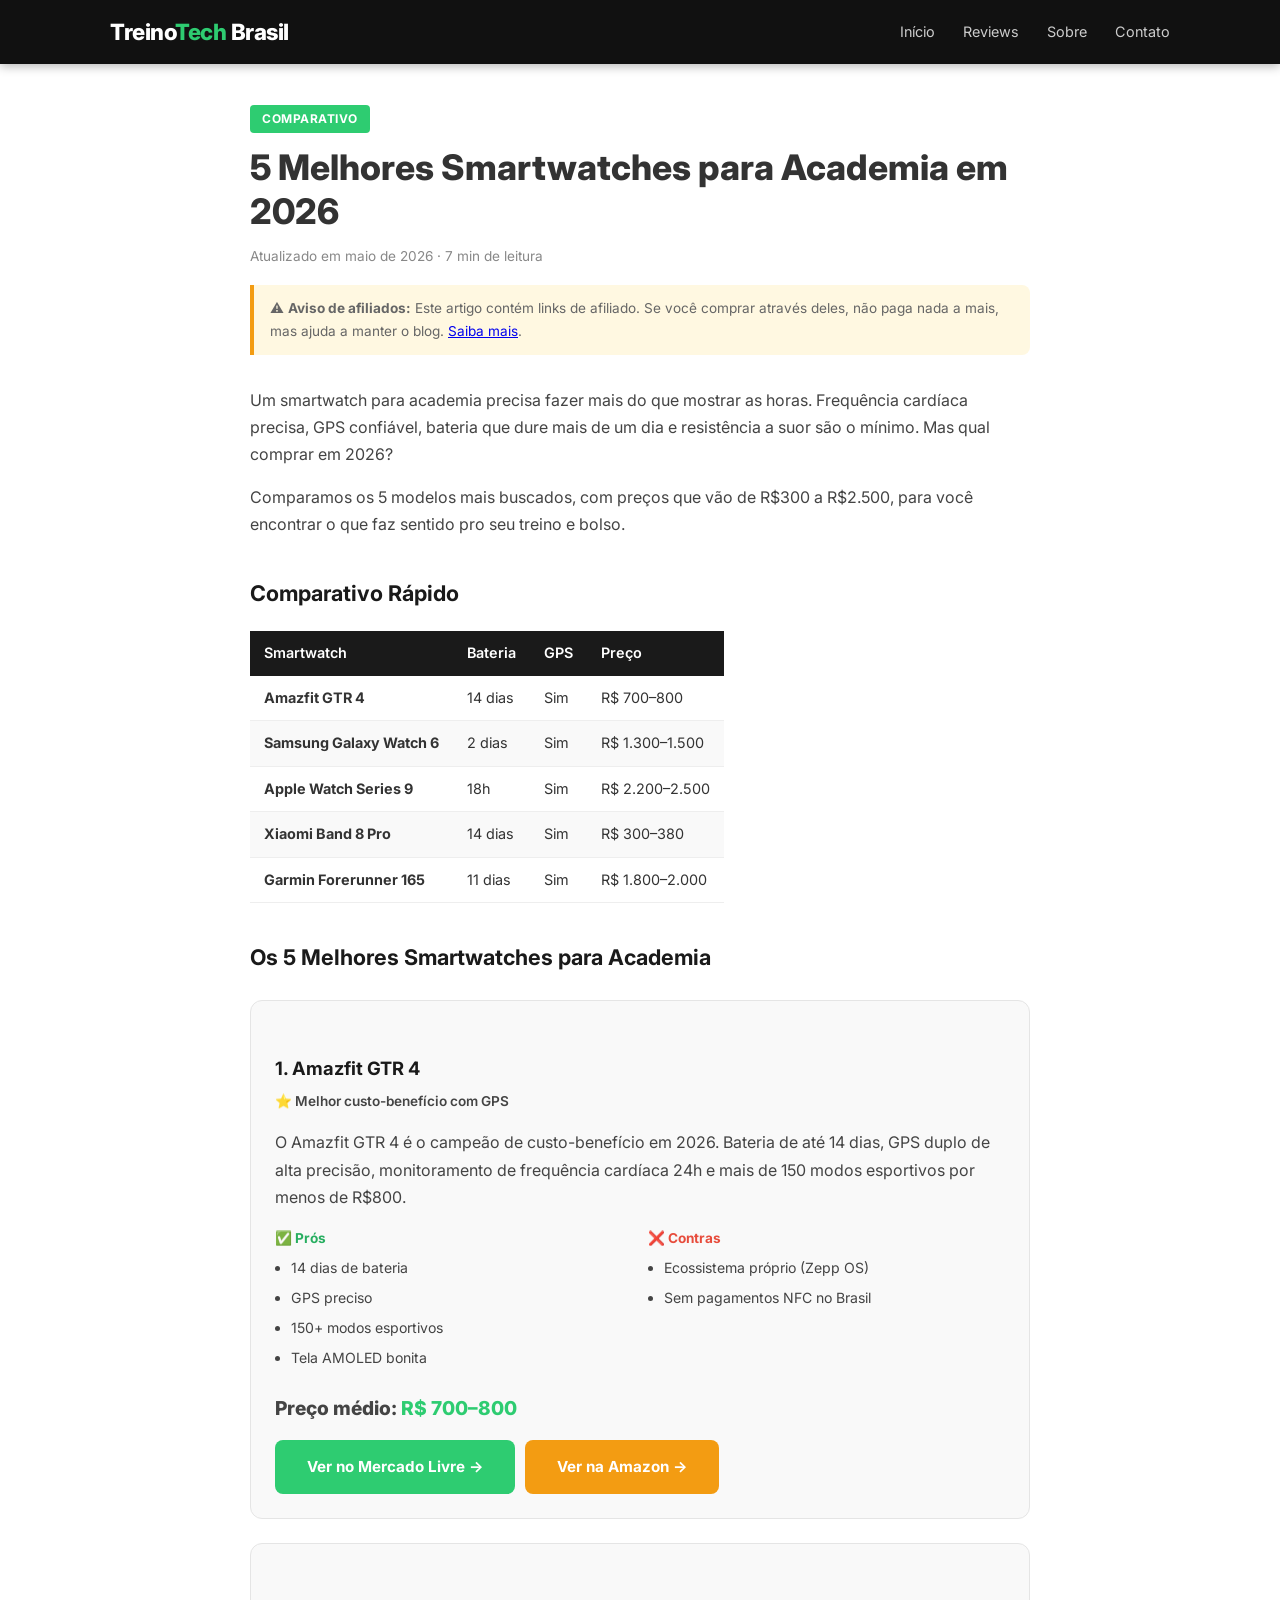
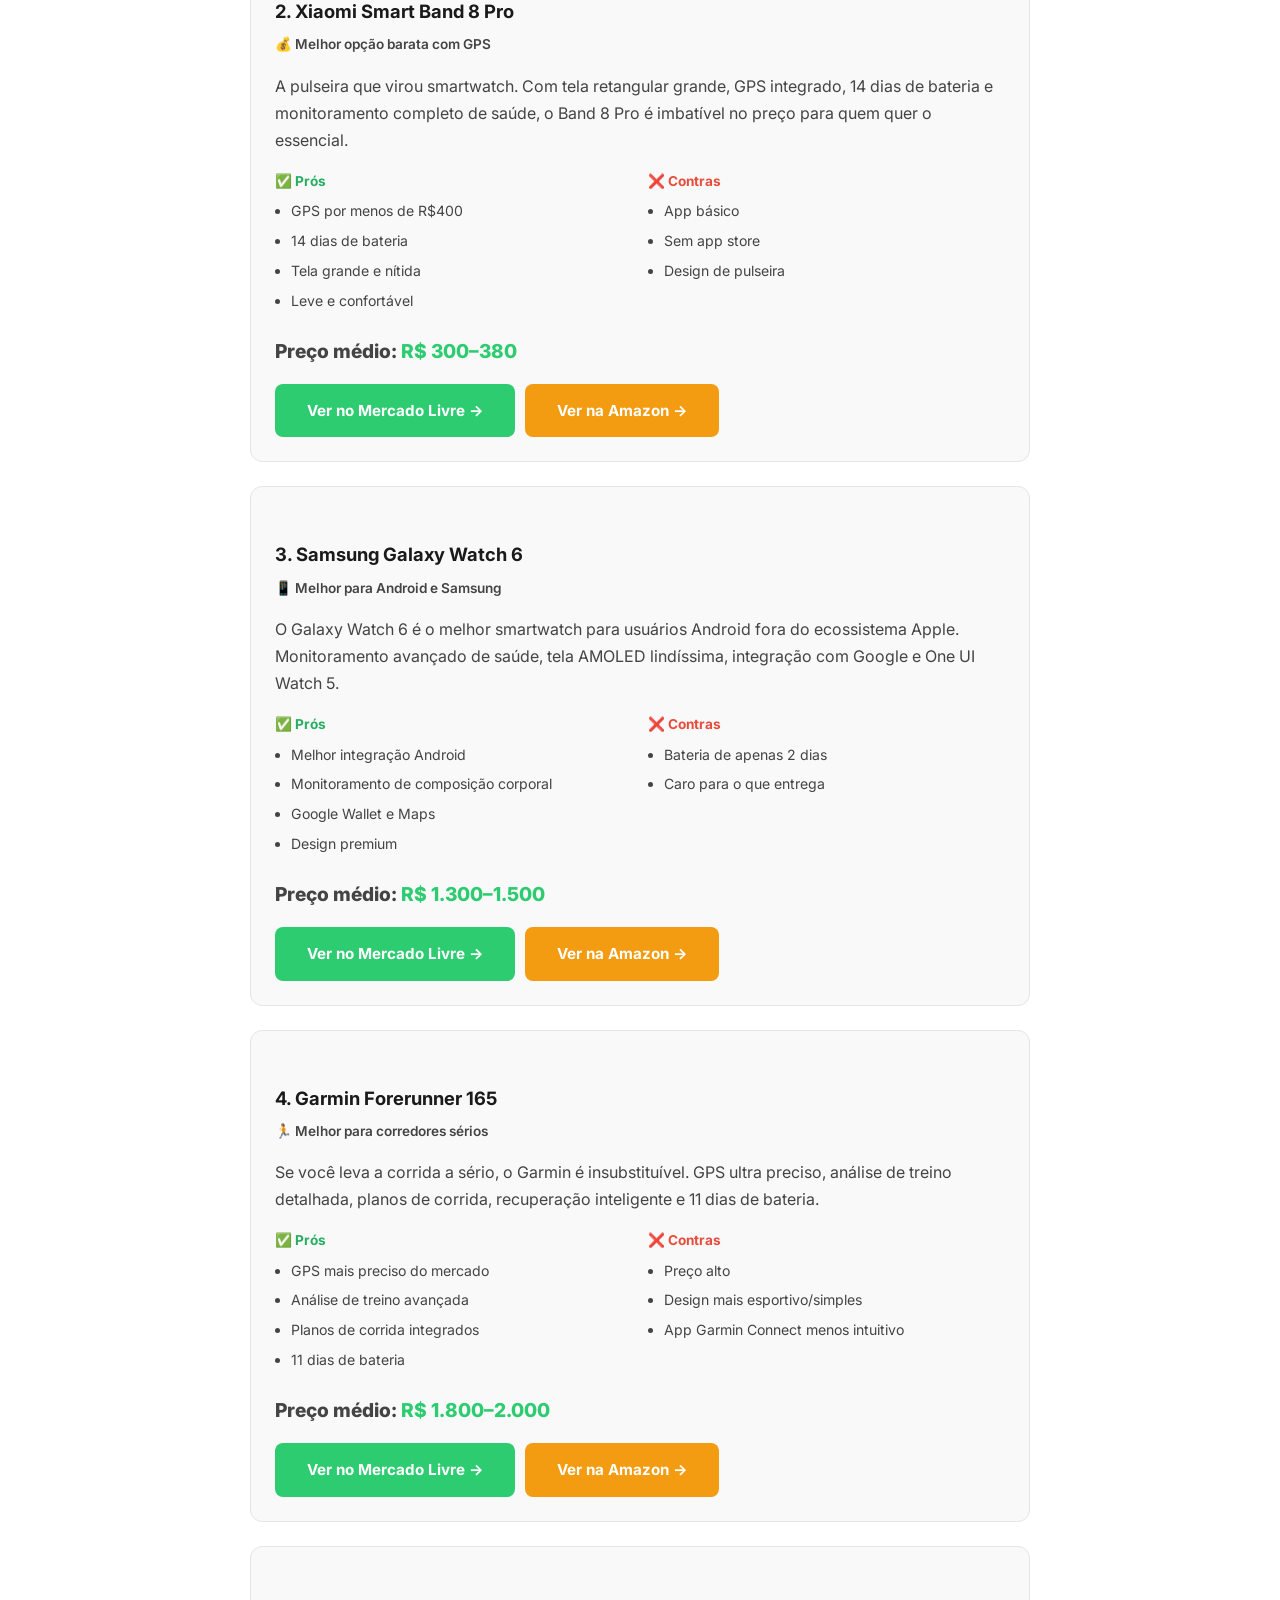
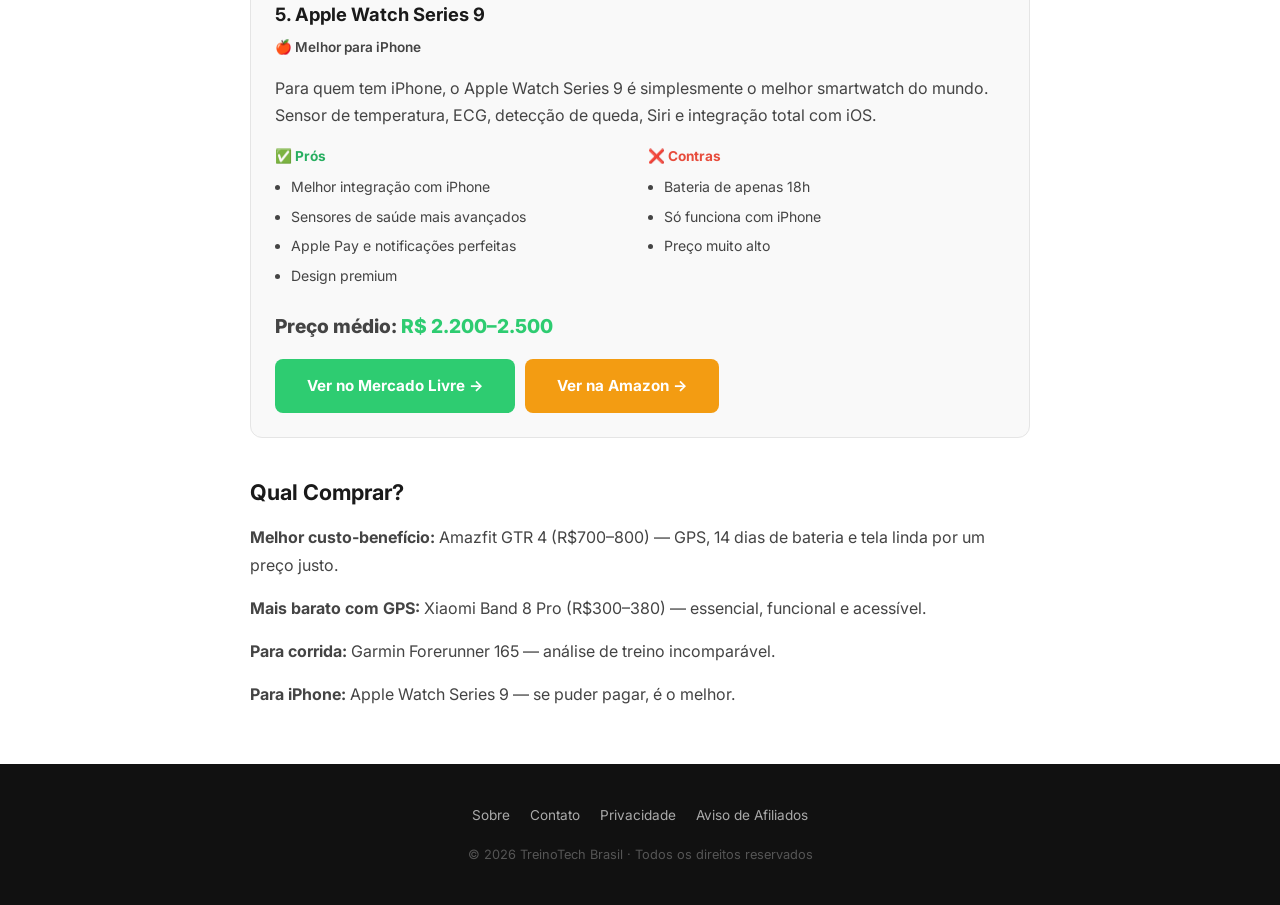
<file: artigos/smartwatches.html>
<!DOCTYPE html>
<html lang="pt-BR">
<head>
  <meta charset="UTF-8">
  <meta name="viewport" content="width=device-width, initial-scale=1.0">
  <title>5 Melhores Smartwatches para Academia em 2026 | TreinoTech Brasil</title>
  <meta name="description" content="Comparamos os 5 melhores smartwatches para academia em 2026. GPS, frequência cardíaca, bateria e resistência: qual vale a pena?">
  <meta name="keywords" content="melhor smartwatch academia, smartwatch para treino, relógio inteligente fitness 2026">
  <link rel="preconnect" href="https://fonts.googleapis.com">
  <link href="https://fonts.googleapis.com/css2?family=Inter:wght@400;600;700;800&display=swap" rel="stylesheet">
  <link rel="stylesheet" href="../css/style.css">
</head>
<body>

<header>
  <div class="header-inner">
    <a href="../index.html" class="logo">Treino<span>Tech</span> Brasil</a>
    <nav>
      <a href="../index.html">Início</a>
      <a href="fones-academia.html">Reviews</a>
      <a href="../sobre.html">Sobre</a>
      <a href="../contato.html">Contato</a>
    </nav>
  </div>
</header>

<div class="article-wrap">

  <div class="article-header">
    <span class="card-badge">Comparativo</span>
    <h1>5 Melhores Smartwatches para Academia em 2026</h1>
    <p class="article-meta">Atualizado em maio de 2026 · 7 min de leitura</p>
    <div class="disclaimer">
      ⚠️ <strong>Aviso de afiliados:</strong> Este artigo contém links de afiliado. Se você comprar através deles, não paga nada a mais, mas ajuda a manter o blog. <a href="../afiliados.html">Saiba mais</a>.
    </div>
  </div>

  <div class="article-body">

    <p>Um smartwatch para academia precisa fazer mais do que mostrar as horas. Frequência cardíaca precisa, GPS confiável, bateria que dure mais de um dia e resistência a suor são o mínimo. Mas qual comprar em 2026?</p>
    <p>Comparamos os 5 modelos mais buscados, com preços que vão de R$300 a R$2.500, para você encontrar o que faz sentido pro seu treino e bolso.</p>

    <h2>Comparativo Rápido</h2>
    <table class="compare-table">
      <thead>
        <tr><th>Smartwatch</th><th>Bateria</th><th>GPS</th><th>Preço</th></tr>
      </thead>
      <tbody>
        <tr><td><strong>Amazfit GTR 4</strong></td><td>14 dias</td><td>Sim</td><td>R$ 700–800</td></tr>
        <tr><td><strong>Samsung Galaxy Watch 6</strong></td><td>2 dias</td><td>Sim</td><td>R$ 1.300–1.500</td></tr>
        <tr><td><strong>Apple Watch Series 9</strong></td><td>18h</td><td>Sim</td><td>R$ 2.200–2.500</td></tr>
        <tr><td><strong>Xiaomi Band 8 Pro</strong></td><td>14 dias</td><td>Sim</td><td>R$ 300–380</td></tr>
        <tr><td><strong>Garmin Forerunner 165</strong></td><td>11 dias</td><td>Sim</td><td>R$ 1.800–2.000</td></tr>
      </tbody>
    </table>

    <h2>Os 5 Melhores Smartwatches para Academia</h2>

    <div class="product-card">
      <h3>1. Amazfit GTR 4</h3>
      <p class="product-for">⭐ Melhor custo-benefício com GPS</p>
      <p>O Amazfit GTR 4 é o campeão de custo-benefício em 2026. Bateria de até 14 dias, GPS duplo de alta precisão, monitoramento de frequência cardíaca 24h e mais de 150 modos esportivos por menos de R$800.</p>
      <div class="pros-cons">
        <div class="pros">
          <h4>✅ Prós</h4>
          <ul><li>14 dias de bateria</li><li>GPS preciso</li><li>150+ modos esportivos</li><li>Tela AMOLED bonita</li></ul>
        </div>
        <div class="cons">
          <h4>❌ Contras</h4>
          <ul><li>Ecossistema próprio (Zepp OS)</li><li>Sem pagamentos NFC no Brasil</li></ul>
        </div>
      </div>
      <p class="price-tag">Preço médio: <span>R$ 700–800</span></p>
      <div class="affiliate-btns">
        <a href="#afiliado" class="btn btn-green">Ver no Mercado Livre →</a>
        <a href="#afiliado" class="btn btn-orange">Ver na Amazon →</a>
      </div>
    </div>

    <div class="product-card">
      <h3>2. Xiaomi Smart Band 8 Pro</h3>
      <p class="product-for">💰 Melhor opção barata com GPS</p>
      <p>A pulseira que virou smartwatch. Com tela retangular grande, GPS integrado, 14 dias de bateria e monitoramento completo de saúde, o Band 8 Pro é imbatível no preço para quem quer o essencial.</p>
      <div class="pros-cons">
        <div class="pros">
          <h4>✅ Prós</h4>
          <ul><li>GPS por menos de R$400</li><li>14 dias de bateria</li><li>Tela grande e nítida</li><li>Leve e confortável</li></ul>
        </div>
        <div class="cons">
          <h4>❌ Contras</h4>
          <ul><li>App básico</li><li>Sem app store</li><li>Design de pulseira</li></ul>
        </div>
      </div>
      <p class="price-tag">Preço médio: <span>R$ 300–380</span></p>
      <div class="affiliate-btns">
        <a href="#afiliado" class="btn btn-green">Ver no Mercado Livre →</a>
        <a href="#afiliado" class="btn btn-orange">Ver na Amazon →</a>
      </div>
    </div>

    <div class="product-card">
      <h3>3. Samsung Galaxy Watch 6</h3>
      <p class="product-for">📱 Melhor para Android e Samsung</p>
      <p>O Galaxy Watch 6 é o melhor smartwatch para usuários Android fora do ecossistema Apple. Monitoramento avançado de saúde, tela AMOLED lindíssima, integração com Google e One UI Watch 5.</p>
      <div class="pros-cons">
        <div class="pros">
          <h4>✅ Prós</h4>
          <ul><li>Melhor integração Android</li><li>Monitoramento de composição corporal</li><li>Google Wallet e Maps</li><li>Design premium</li></ul>
        </div>
        <div class="cons">
          <h4>❌ Contras</h4>
          <ul><li>Bateria de apenas 2 dias</li><li>Caro para o que entrega</li></ul>
        </div>
      </div>
      <p class="price-tag">Preço médio: <span>R$ 1.300–1.500</span></p>
      <div class="affiliate-btns">
        <a href="#afiliado" class="btn btn-green">Ver no Mercado Livre →</a>
        <a href="#afiliado" class="btn btn-orange">Ver na Amazon →</a>
      </div>
    </div>

    <div class="product-card">
      <h3>4. Garmin Forerunner 165</h3>
      <p class="product-for">🏃 Melhor para corredores sérios</p>
      <p>Se você leva a corrida a sério, o Garmin é insubstituível. GPS ultra preciso, análise de treino detalhada, planos de corrida, recuperação inteligente e 11 dias de bateria.</p>
      <div class="pros-cons">
        <div class="pros">
          <h4>✅ Prós</h4>
          <ul><li>GPS mais preciso do mercado</li><li>Análise de treino avançada</li><li>Planos de corrida integrados</li><li>11 dias de bateria</li></ul>
        </div>
        <div class="cons">
          <h4>❌ Contras</h4>
          <ul><li>Preço alto</li><li>Design mais esportivo/simples</li><li>App Garmin Connect menos intuitivo</li></ul>
        </div>
      </div>
      <p class="price-tag">Preço médio: <span>R$ 1.800–2.000</span></p>
      <div class="affiliate-btns">
        <a href="#afiliado" class="btn btn-green">Ver no Mercado Livre →</a>
        <a href="#afiliado" class="btn btn-orange">Ver na Amazon →</a>
      </div>
    </div>

    <div class="product-card">
      <h3>5. Apple Watch Series 9</h3>
      <p class="product-for">🍎 Melhor para iPhone</p>
      <p>Para quem tem iPhone, o Apple Watch Series 9 é simplesmente o melhor smartwatch do mundo. Sensor de temperatura, ECG, detecção de queda, Siri e integração total com iOS.</p>
      <div class="pros-cons">
        <div class="pros">
          <h4>✅ Prós</h4>
          <ul><li>Melhor integração com iPhone</li><li>Sensores de saúde mais avançados</li><li>Apple Pay e notificações perfeitas</li><li>Design premium</li></ul>
        </div>
        <div class="cons">
          <h4>❌ Contras</h4>
          <ul><li>Bateria de apenas 18h</li><li>Só funciona com iPhone</li><li>Preço muito alto</li></ul>
        </div>
      </div>
      <p class="price-tag">Preço médio: <span>R$ 2.200–2.500</span></p>
      <div class="affiliate-btns">
        <a href="#afiliado" class="btn btn-green">Ver no Mercado Livre →</a>
        <a href="#afiliado" class="btn btn-orange">Ver na Amazon →</a>
      </div>
    </div>

    <h2>Qual Comprar?</h2>
    <p><strong>Melhor custo-benefício:</strong> Amazfit GTR 4 (R$700–800) — GPS, 14 dias de bateria e tela linda por um preço justo.</p>
    <p><strong>Mais barato com GPS:</strong> Xiaomi Band 8 Pro (R$300–380) — essencial, funcional e acessível.</p>
    <p><strong>Para corrida:</strong> Garmin Forerunner 165 — análise de treino incomparável.</p>
    <p><strong>Para iPhone:</strong> Apple Watch Series 9 — se puder pagar, é o melhor.</p>

  </div>
</div>

<footer>
  <div class="footer-links">
    <a href="../sobre.html">Sobre</a>
    <a href="../contato.html">Contato</a>
    <a href="../privacidade.html">Privacidade</a>
    <a href="../afiliados.html">Aviso de Afiliados</a>
  </div>
  <p>© 2026 TreinoTech Brasil · Todos os direitos reservados</p>
</footer>

</body>
</html>
</file>
<file: css/style.css>
:root {
  --green: #2ECC71;
  --dark: #1a1a1a;
  --darker: #111;
  --orange: #F39C12;
  --gray: #f5f5f5;
  --text: #333;
  --light: #fff;
  --shadow: 0 2px 12px rgba(0,0,0,0.08);
}

* { margin: 0; padding: 0; box-sizing: border-box; }

body {
  font-family: 'Inter', 'Roboto', sans-serif;
  color: var(--text);
  background: var(--light);
  line-height: 1.7;
}

header {
  background: var(--darker);
  position: sticky;
  top: 0;
  z-index: 100;
  box-shadow: 0 2px 10px rgba(0,0,0,0.3);
}

.header-inner {
  max-width: 1100px;
  margin: 0 auto;
  padding: 0 20px;
  display: flex;
  align-items: center;
  justify-content: space-between;
  height: 64px;
}

.logo {
  font-size: 1.4rem;
  font-weight: 800;
  color: var(--light);
  text-decoration: none;
  letter-spacing: -0.5px;
}

.logo span { color: var(--green); }

nav a {
  color: #ccc;
  text-decoration: none;
  margin-left: 24px;
  font-size: 0.9rem;
  transition: color 0.2s;
}

nav a:hover { color: var(--green); }

.hero {
  background: linear-gradient(135deg, var(--darker) 0%, #1e3a2e 100%);
  color: var(--light);
  padding: 80px 20px;
  text-align: center;
}

.hero h1 {
  font-size: clamp(1.8rem, 4vw, 3rem);
  font-weight: 800;
  margin-bottom: 16px;
  line-height: 1.2;
}

.hero h1 span { color: var(--green); }

.hero p {
  font-size: 1.1rem;
  color: #aaa;
  max-width: 600px;
  margin: 0 auto 32px;
}

.btn {
  display: inline-block;
  padding: 14px 32px;
  border-radius: 8px;
  font-weight: 700;
  text-decoration: none;
  transition: all 0.2s;
  font-size: 0.95rem;
}

.btn-green { background: var(--green); color: var(--light); }
.btn-green:hover { background: #27ae60; transform: translateY(-2px); }
.btn-orange { background: var(--orange); color: var(--light); }
.btn-orange:hover { background: #e67e22; transform: translateY(-2px); }

.container { max-width: 1100px; margin: 0 auto; padding: 0 20px; }

section { padding: 60px 0; }

.section-title {
  font-size: 1.6rem;
  font-weight: 800;
  margin-bottom: 8px;
  color: var(--dark);
}

.section-sub {
  color: #888;
  margin-bottom: 40px;
  font-size: 0.95rem;
}

.card-grid {
  display: grid;
  grid-template-columns: repeat(auto-fill, minmax(300px, 1fr));
  gap: 24px;
}

.card {
  background: var(--light);
  border-radius: 12px;
  box-shadow: var(--shadow);
  overflow: hidden;
  transition: transform 0.2s, box-shadow 0.2s;
  border: 1px solid #eee;
}

.card:hover {
  transform: translateY(-4px);
  box-shadow: 0 8px 24px rgba(0,0,0,0.12);
}

.card-badge {
  background: var(--green);
  color: white;
  font-size: 0.75rem;
  font-weight: 700;
  padding: 4px 12px;
  display: inline-block;
  border-radius: 4px;
  margin-bottom: 12px;
  text-transform: uppercase;
  letter-spacing: 0.5px;
}

.card-img {
  width: 100%;
  height: 180px;
  background: linear-gradient(135deg, #1a2a1e, #2a4a2e);
  display: flex;
  align-items: center;
  justify-content: center;
  font-size: 3rem;
}

.card-body { padding: 20px; }

.card-title {
  font-size: 1.05rem;
  font-weight: 700;
  margin-bottom: 8px;
  color: var(--dark);
  line-height: 1.3;
}

.card-text {
  color: #666;
  font-size: 0.9rem;
  margin-bottom: 16px;
}

.card a {
  color: var(--green);
  text-decoration: none;
  font-weight: 600;
  font-size: 0.9rem;
}

.card a:hover { text-decoration: underline; }

.article-wrap {
  max-width: 820px;
  margin: 0 auto;
  padding: 40px 20px;
}

.article-header { margin-bottom: 32px; }

.article-header h1 {
  font-size: clamp(1.5rem, 3vw, 2.2rem);
  font-weight: 800;
  line-height: 1.25;
  margin-bottom: 12px;
}

.article-meta {
  color: #888;
  font-size: 0.85rem;
  margin-bottom: 16px;
}

.disclaimer {
  background: #fff8e1;
  border-left: 4px solid var(--orange);
  padding: 12px 16px;
  font-size: 0.85rem;
  color: #666;
  border-radius: 0 8px 8px 0;
  margin-bottom: 32px;
}

.article-body h2 {
  font-size: 1.35rem;
  font-weight: 700;
  margin: 36px 0 14px;
  color: var(--dark);
}

.article-body h3 {
  font-size: 1.1rem;
  font-weight: 700;
  margin: 28px 0 10px;
  color: var(--dark);
  border-left: 3px solid var(--green);
  padding-left: 12px;
}

.article-body p { margin-bottom: 16px; color: #444; }

.article-body ul, .article-body ol {
  margin: 0 0 16px 20px;
  color: #444;
}

.article-body li { margin-bottom: 6px; }

.product-card {
  background: #f9f9f9;
  border: 1px solid #e5e5e5;
  border-radius: 12px;
  padding: 24px;
  margin: 24px 0;
}

.product-card h3 {
  border: none;
  padding: 0;
  font-size: 1.15rem;
  margin-bottom: 6px;
  color: var(--dark);
}

.product-for {
  font-size: 0.85rem;
  color: var(--green);
  font-weight: 600;
  margin-bottom: 12px;
}

.pros-cons {
  display: grid;
  grid-template-columns: 1fr 1fr;
  gap: 16px;
  margin: 12px 0 16px;
}

.pros h4 { color: #27ae60; font-size: 0.85rem; margin-bottom: 6px; }
.cons h4 { color: #e74c3c; font-size: 0.85rem; margin-bottom: 6px; }

.pros ul, .cons ul {
  margin: 0;
  padding-left: 16px;
  font-size: 0.88rem;
}

.price-tag {
  font-size: 1.2rem;
  font-weight: 800;
  color: var(--dark);
  margin-bottom: 12px;
}

.price-tag span { color: var(--green); }

.affiliate-btns { display: flex; gap: 10px; flex-wrap: wrap; }

.compare-table {
  width: 100%;
  border-collapse: collapse;
  margin: 20px 0 32px;
  font-size: 0.9rem;
  overflow-x: auto;
  display: block;
}

.compare-table th {
  background: var(--dark);
  color: white;
  padding: 10px 14px;
  text-align: left;
  font-weight: 600;
}

.compare-table td {
  padding: 10px 14px;
  border-bottom: 1px solid #eee;
}

.compare-table tr:nth-child(even) td { background: #f9f9f9; }
.compare-table tr:hover td { background: #f0fff4; }

.categories {
  background: var(--gray);
  padding: 32px 0;
}

.cat-grid {
  display: flex;
  gap: 12px;
  flex-wrap: wrap;
}

.cat-item {
  background: white;
  border: 1px solid #e0e0e0;
  border-radius: 50px;
  padding: 8px 20px;
  font-size: 0.9rem;
  font-weight: 600;
  color: var(--dark);
  text-decoration: none;
  transition: all 0.2s;
}

.cat-item:hover {
  background: var(--green);
  color: white;
  border-color: var(--green);
}

footer {
  background: var(--darker);
  color: #aaa;
  padding: 40px 20px;
  text-align: center;
}

.footer-links {
  display: flex;
  justify-content: center;
  gap: 20px;
  flex-wrap: wrap;
  margin-bottom: 16px;
}

.footer-links a {
  color: #aaa;
  text-decoration: none;
  font-size: 0.85rem;
  transition: color 0.2s;
}

.footer-links a:hover { color: var(--green); }

footer p { font-size: 0.8rem; color: #555; }

.static-page {
  max-width: 800px;
  margin: 0 auto;
  padding: 60px 20px;
}

.static-page h1 {
  font-size: 1.8rem;
  font-weight: 800;
  margin-bottom: 24px;
}

.static-page h2 {
  font-size: 1.2rem;
  font-weight: 700;
  margin: 28px 0 10px;
}

.static-page p, .static-page li {
  color: #555;
  margin-bottom: 12px;
}

@media (max-width: 768px) {
  nav { display: none; }
  .pros-cons { grid-template-columns: 1fr; }
  .hero { padding: 50px 20px; }
}
</file>
